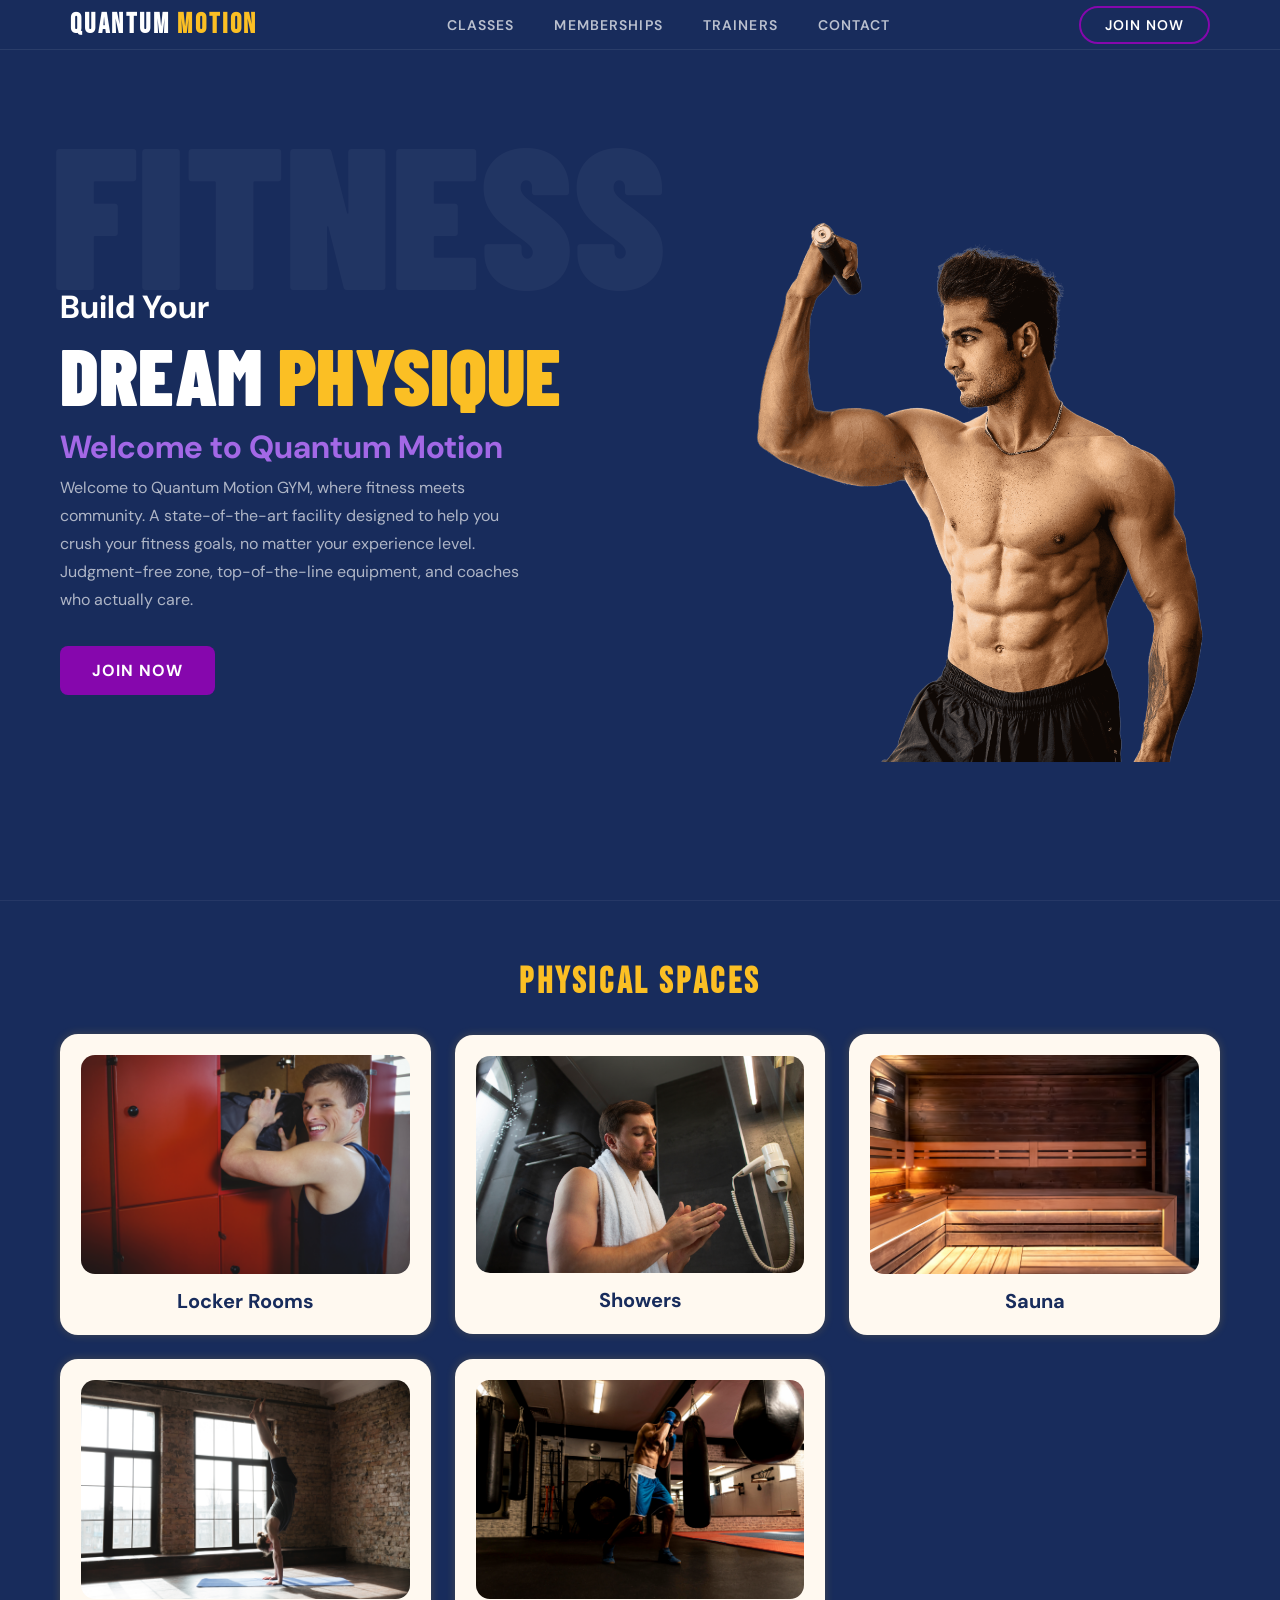
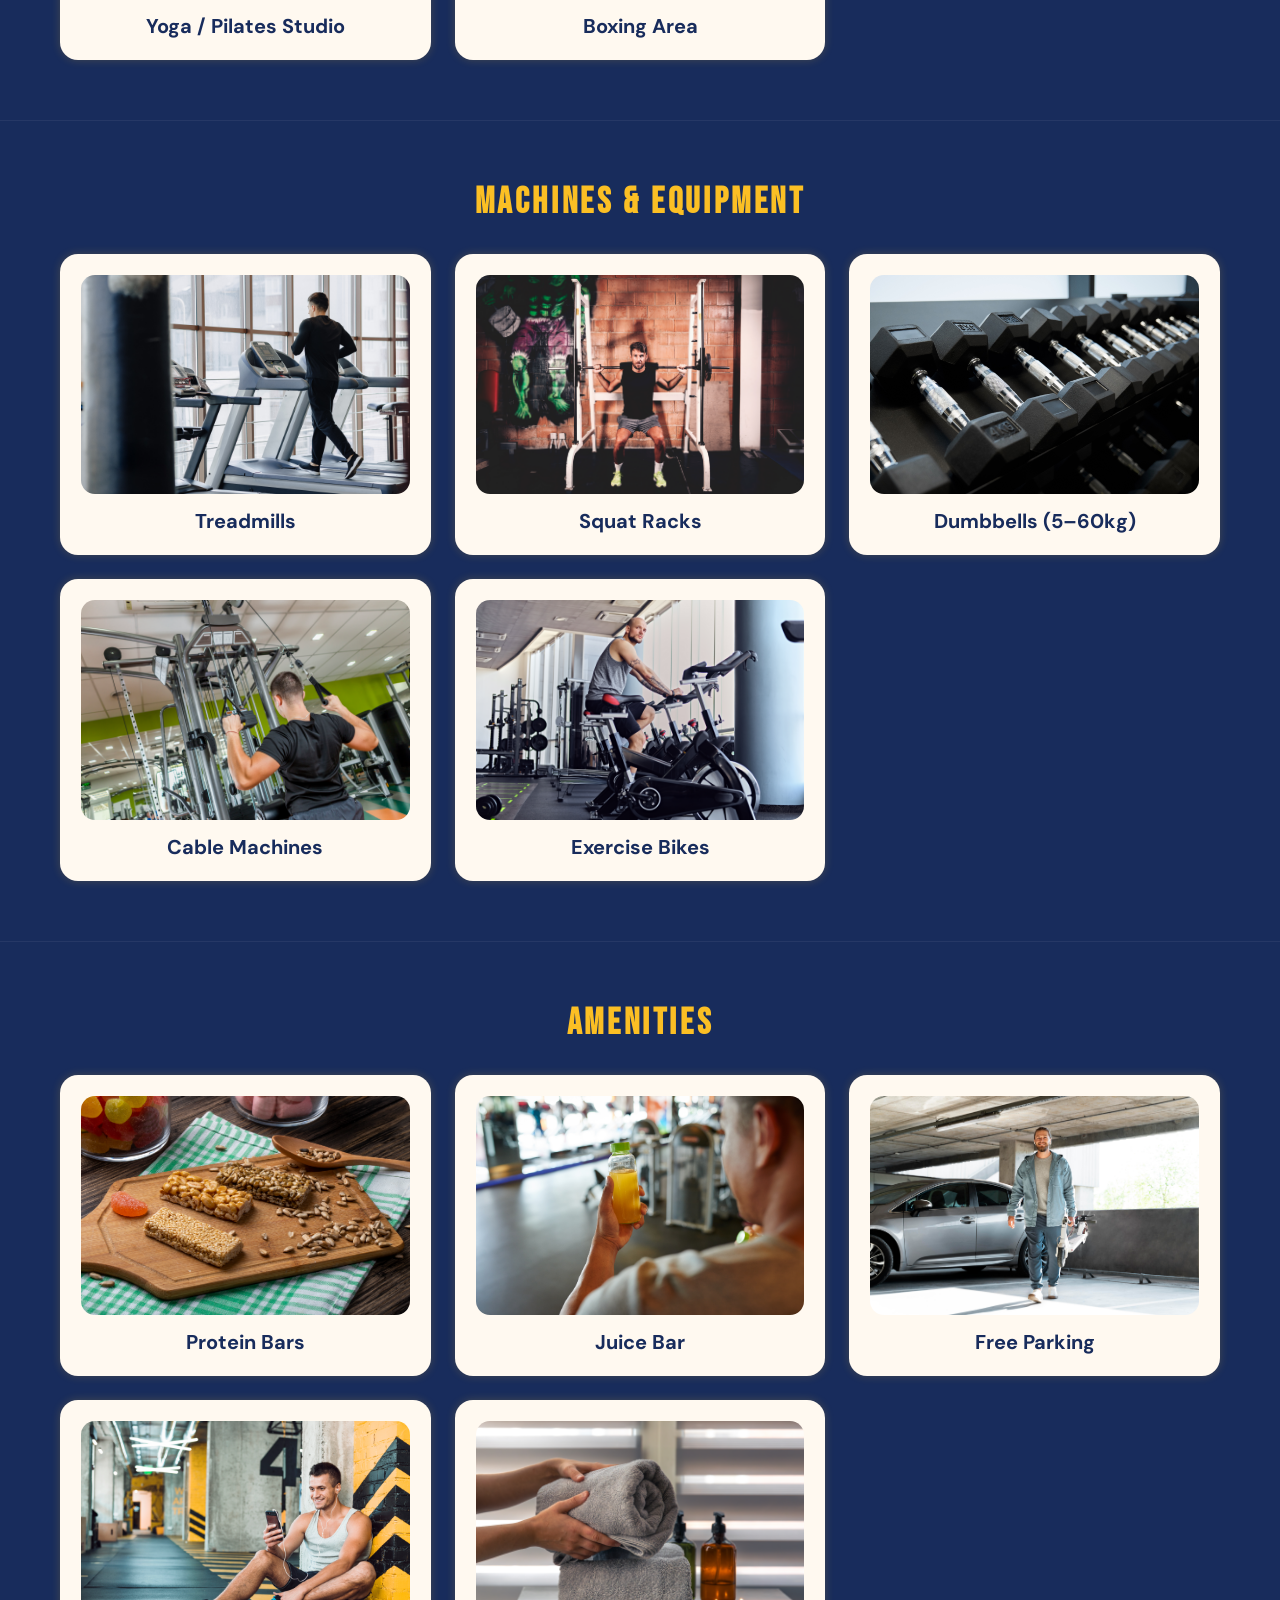
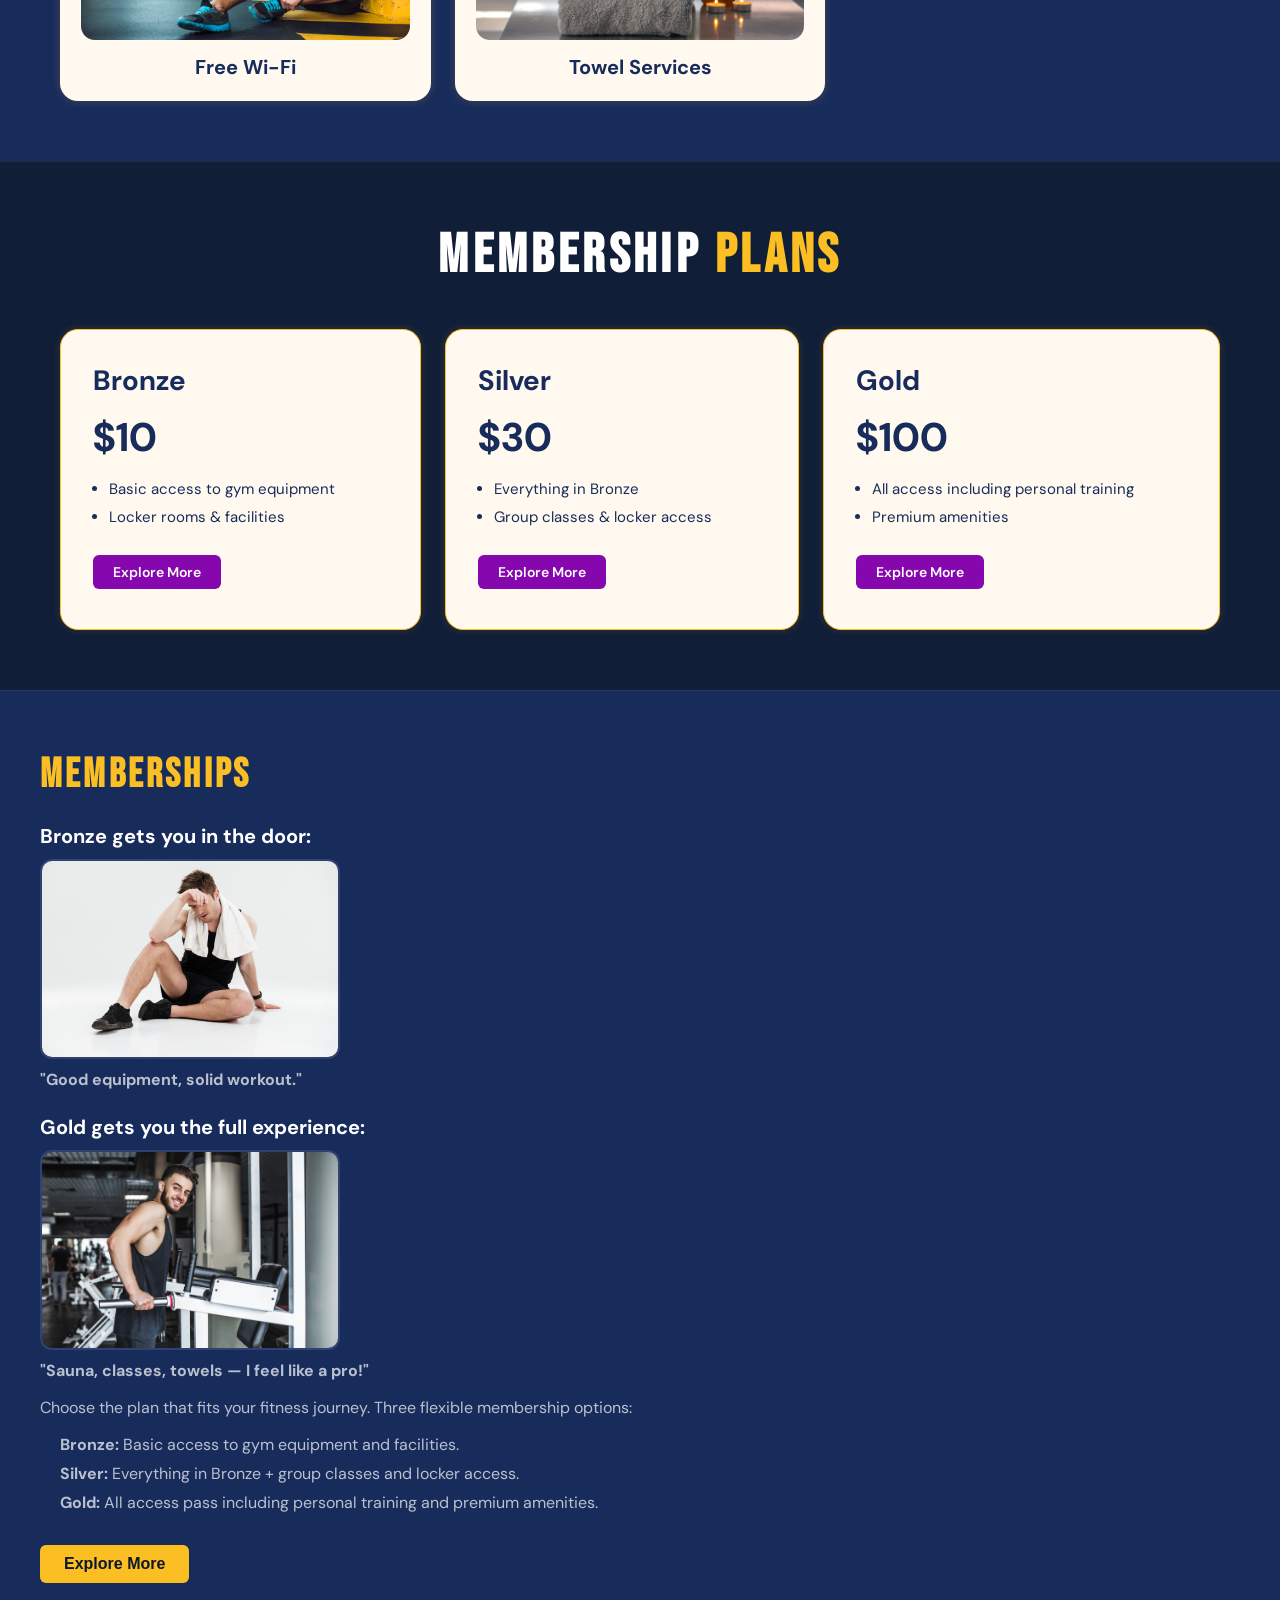
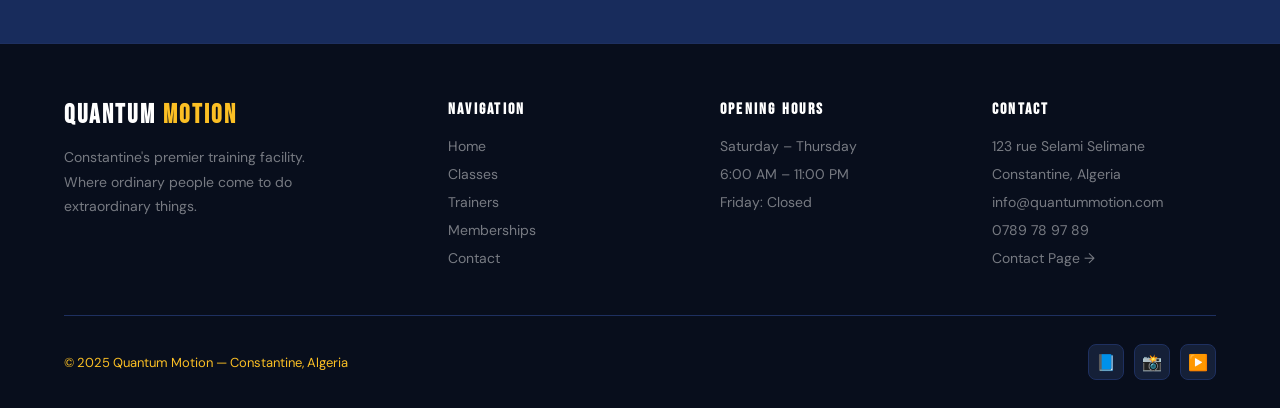
<file: index.html>
<!DOCTYPE html>
<html>
<head>
    <title>Quantum Motion — Home</title>
    <meta charset="UTF-8">
    <meta name="viewport" content="width=device-width, initial-scale=1.0">
    <link rel="icon" href="assets/images/favicon.png" type="image/png">
    <link rel="stylesheet" href="css/Styleindex.css">
    <link href="https://fonts.googleapis.com/css2?family=Bebas+Neue&family=DM+Sans:wght@300;400;500;600&family=Barlow+Condensed:wght@700;800;900&display=swap" rel="stylesheet"/>
</head>
<body>

    <header>
        <nav>
            <a class="logo" href="index.html">Quantum <span>Motion</span></a>
            <ul class="navbar">
                <li><a href="pages/classes.html">Classes</a></li>
                <li><a href="pages/memberships.html">Memberships</a></li>
                <li><a href="pages/trainers.html">Trainers</a></li>
                <li><a href="pages/contact.html">Contact</a></li>
            </ul>
            <div class="btn_navbar">
                <a href="pages/memberships.html">JOIN NOW</a>
            </div>
        </nav>
    </header>

    <main>
        <section class="home" id="home">
            <div class="home_content">
                <h3>Build Your</h3>
                <h1>Dream <span>Physique</span></h1>
                <h3><span class="multiple_text">Welcome to Quantum Motion</span></h3>
                <p>Welcome to Quantum Motion GYM, where fitness meets community. A state-of-the-art facility designed to help you crush your fitness goals, no matter your experience level. Judgment-free zone, top-of-the-line equipment, and coaches who actually care.</p>
                <a class="btn" href="pages/memberships.html">JOIN NOW</a>
            </div>
            <div class="home_img">
                <a href="pages/contact.html">
                    <img src="assets/images/hero.png" alt="Gym guy">
                </a>
            </div>
        </section>

        <section class="services">
            <h4>Physical Spaces</h4>
            <article>
                <div class="services-content">
                    <div class="row"><img src="assets/images/7.jpg" alt="Locker Rooms"><h1>Locker Rooms</h1></div>
                    <div class="row"><img src="assets/images/8.jpg" alt="Showers"><h1>Showers</h1></div>
                    <div class="row"><img src="assets/images/9.jpg" alt="Sauna"><h1>Sauna</h1></div>
                    <div class="row"><img src="assets/images/10.jpg" alt="Yoga Studio"><h1>Yoga / Pilates Studio</h1></div>
                    <div class="row"><img src="assets/images/11.jpg" alt="Boxing Area"><h1>Boxing Area</h1></div>
                </div>
            </article>
        </section>

        <section class="services">
            <h4>Machines & Equipment</h4>
            <article>
                <div class="services-content">
                    <div class="row"><img src="assets/images/2.jpg" alt="Treadmills"><h1>Treadmills</h1></div>
                    <div class="row"><img src="assets/images/3.jpg" alt="Squat Racks"><h1>Squat Racks</h1></div>
                    <div class="row"><img src="assets/images/4.jpg" alt="Dumbbells"><h1>Dumbbells (5–60kg)</h1></div>
                    <div class="row"><img src="assets/images/5.jpg" alt="Cable Machines"><h1>Cable Machines</h1></div>
                    <div class="row"><img src="assets/images/6.jpg" alt="Exercise Bikes"><h1>Exercise Bikes</h1></div>
                </div>
            </article>
        </section>

        <section class="services">
            <h4>Amenities</h4>
            <article>
                <div class="services-content">
                    <div class="row"><img src="assets/images/12.jpg" alt="Protein Bars"><h1>Protein Bars</h1></div>
                    <div class="row"><img src="assets/images/13.jpg" alt="Juice Bar"><h1>Juice Bar</h1></div>
                    <div class="row"><img src="assets/images/14.jpg" alt="Free Parking"><h1>Free Parking</h1></div>
                    <div class="row"><img src="assets/images/15.jpg" alt="Free Wi-Fi"><h1>Free Wi-Fi</h1></div>
                    <div class="row"><img src="assets/images/16.jpg" alt="Towel Services"><h1>Towel Services</h1></div>
                </div>
            </article>
        </section>

        <section class="plan">
            <h2 class="heading">Membership <span>Plans</span></h2>
            <div class="plans-content">
                <div class="box">
                    <h3>Bronze</h3>
                    <h2>$10</h2>
                    <ul>
                        <li>Basic access to gym equipment</li>
                        <li>Locker rooms & facilities</li>
                    </ul>
                    <a href="pages/memberships.html">Explore More</a>
                </div>
                <div class="box">
                    <h3>Silver</h3>
                    <h2>$30</h2>
                    <ul>
                        <li>Everything in Bronze</li>
                        <li>Group classes & locker access</li>
                    </ul>
                    <a href="pages/memberships.html">Explore More</a>
                </div>
                <div class="box">
                    <h3>Gold</h3>
                    <h2>$100</h2>
                    <ul>
                        <li>All access including personal training</li>
                        <li>Premium amenities</li>
                    </ul>
                    <a href="pages/memberships.html">Explore More</a>
                </div>
            </div>
        </section>

        <section class="memberships-section" id="Memberships">
            <h2>Memberships</h2>
            <h3>Bronze gets you in the door:</h3>
            <img src="assets/images/sad-guy.jpg" alt="Sad guy" width="300" height="200">
            <p><strong>"Good equipment, solid workout."</strong></p>
            <h3>Gold gets you the full experience:</h3>
            <img src="assets/images/happy-guy.jpg" alt="Happy guy" width="300" height="200">
            <p><strong>"Sauna, classes, towels — I feel like a pro!"</strong></p>
            <p>Choose the plan that fits your fitness journey. Three flexible membership options:</p>
            <ul>
                <li><strong>Bronze:</strong> Basic access to gym equipment and facilities.</li>
                <li><strong>Silver:</strong> Everything in Bronze + group classes and locker access.</li>
                <li><strong>Gold:</strong> All access pass including personal training and premium amenities.</li>
            </ul>
            <button><a href="pages/memberships.html">Explore More</a></button>
        </section>
    </main>

    <footer>
        <div class="footer-top">
            <div class="footer-brand">
                <a href="index.html" class="logo">QUANTUM <span>MOTION</span></a>
                <p>Constantine's premier training facility. Where ordinary people come to do extraordinary things.</p>
            </div>
            <div class="footer-col">
                <h4>Navigation</h4>
                <ul>
                    <li><a href="index.html">Home</a></li>
                    <li><a href="pages/classes.html">Classes</a></li>
                    <li><a href="pages/trainers.html">Trainers</a></li>
                    <li><a href="pages/memberships.html">Memberships</a></li>
                    <li><a href="pages/contact.html">Contact</a></li>
                </ul>
            </div>
            <div class="footer-col">
                <h4>Opening Hours</h4>
                <ul>
                    <li><a href="#">Saturday – Thursday</a></li>
                    <li><a href="#">6:00 AM – 11:00 PM</a></li>
                    <li><a href="#">Friday: Closed</a></li>
                </ul>
            </div>
            <div class="footer-col">
                <h4>Contact</h4>
                <ul>
                    <li><a href="#">123 rue Selami Selimane</a></li>
                    <li><a href="#">Constantine, Algeria</a></li>
                    <li><a href="mailto:info@quantummotion.com">info@quantummotion.com</a></li>
                    <li><a href="tel:0789789789">0789 78 97 89</a></li>
                    <li><a href="pages/contact.html">Contact Page →</a></li>
                </ul>
            </div>
        </div>
        <div class="footer-bottom">
            <span>© 2025 Quantum Motion — Constantine, Algeria</span>
            <div class="footer-socials">
                <a href="https://facebook.com" target="_blank">📘</a>
                <a href="https://instagram.com" target="_blank">📸</a>
                <a href="https://youtube.com" target="_blank">▶️</a>
            </div>
        </div>
    </footer>

</body>
</html>
</file>
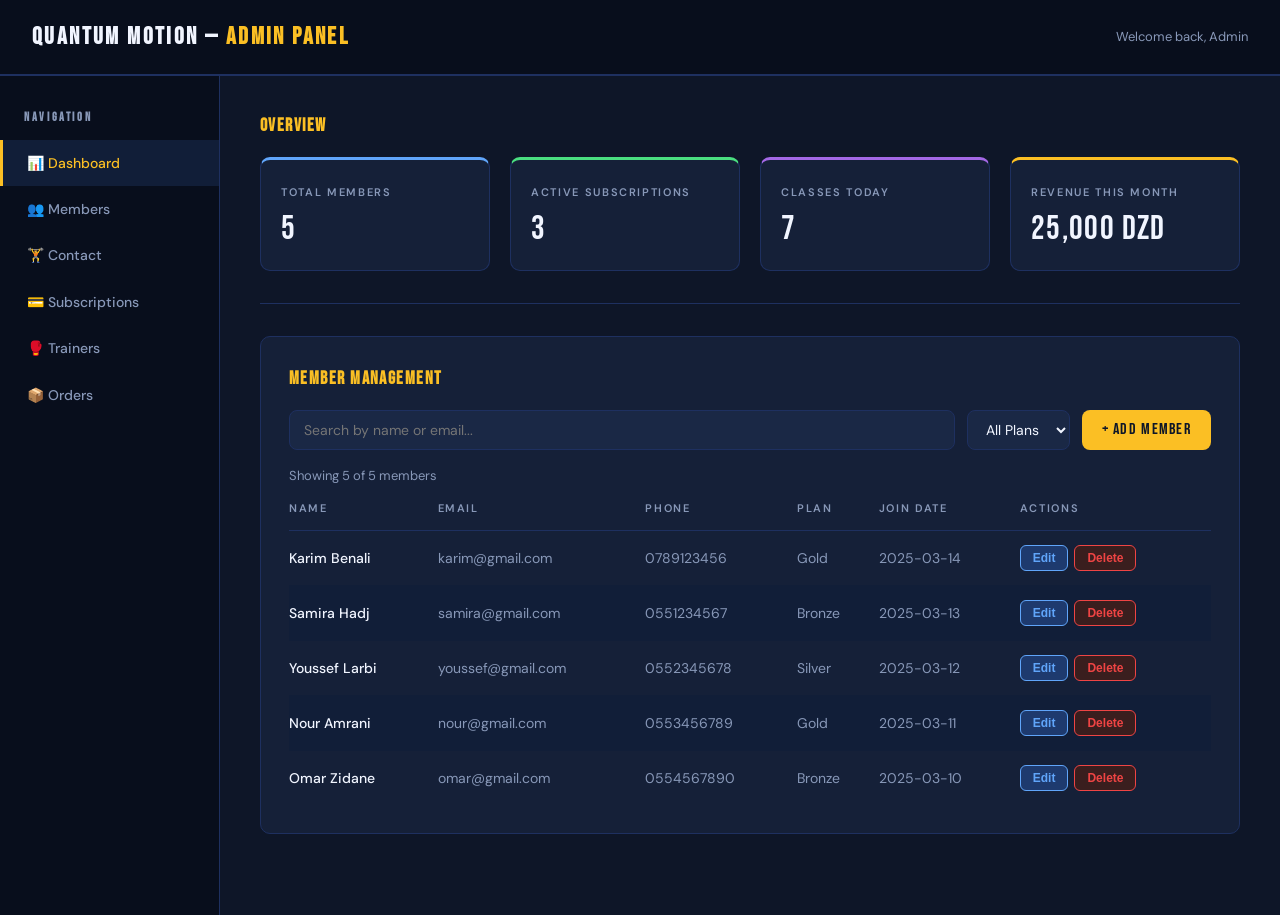
<file: pages/admin-dashboard.html>
<!DOCTYPE html>
<html>
<head>
    <title>Quantum Motion — Admin Dashboard</title>
    <meta charset="UTF-8">
    <link href="https://fonts.googleapis.com/css2?family=Bebas+Neue&family=DM+Sans:wght@400;500;600&display=swap" rel="stylesheet"/>
    <link rel="stylesheet" href="../css/admin-dashboard.css">
</head>
<body>

    <header>
        <h1>Quantum Motion — <span>Admin Panel</span></h1>
        <p>Welcome back, Admin</p>
    </header>
    <hr>

    <div class="wrapper">
        <aside>
            <h2>Navigation</h2>
            <nav>
                <ul>
                    <li><a href="admin-dashboard.html">📊 Dashboard</a></li>
                    <li><a href="memberships.html">👥 Members</a></li>
                    <li><a href="contact.html">🏋️ Contact</a></li>
                    <li><a href="admin-plans.html">💳 Subscriptions</a></li>
                    <li><a href="trainers.html">🥊 Trainers</a></li>
                    <li><a href="#">📦 Orders</a></li>
                </ul>
            </nav>
        </aside>

        <main>
            <section>
                <h2>Overview</h2>
                <div class="stats">
                    <div class="stat-box stat-members">
                        <h3>Total Members</h3>
                        <p id="stat-total-members">0</p>
                    </div>
                    <div class="stat-box stat-subs">
                        <h3>Active Subscriptions</h3>
                        <p id="stat-active-subs">0</p>
                    </div>
                    <div class="stat-box stat-classes">
                        <h3>Classes Today</h3>
                        <p id="stat-classes">7</p>
                    </div>
                    <div class="stat-box stat-revenue">
                        <h3>Revenue This Month</h3>
                        <p id="stat-revenue">0 DZD</p>
                    </div>
                </div>
            </section>

            <hr>

            <section class="recent">
                <h2>Member Management</h2>
                <div class="controls">
                    <input type="text" id="searchInput" oninput="searchMembers()" placeholder="Search by name or email...">
                    <select id="planFilter" onchange="searchMembers()">
                        <option value="all">All Plans</option>
                        <option value="Bronze">Bronze</option>
                        <option value="Silver">Silver</option>
                        <option value="Gold">Gold</option>
                    </select>
                    <button onclick="openForm()">+ Add Member</button>
                </div>
                <p id="member-count" class="member-count"></p>
                <table>
                    <thead>
                        <tr>
                            <th>Name</th>
                            <th>Email</th>
                            <th>Phone</th>
                            <th>Plan</th>
                            <th>Join Date</th>
                            <th>Actions</th>
                        </tr>
                    </thead>
                    <tbody id="members-tbody"></tbody>
                </table>
            </section>

            <section class="form-section" id="member-form-section" style="display:none;">
                <h2 id="form-title">Add New Member</h2>
                <div class="member-form">
                    <input type="hidden" id="edit-index" value="-1">

                    <label for="f-name">Full Name:</label>
                    <input type="text" id="f-name" placeholder="Full name">
                    <span id="err-name" class="err"></span>

                    <label for="f-email">Email:</label>
                    <input type="email" id="f-email" placeholder="email@example.com">
                    <span id="err-email" class="err"></span>

                    <label for="f-phone">Phone:</label>
                    <input type="tel" id="f-phone" placeholder="0789 78 97 89">
                    <span id="err-phone" class="err"></span>

                    <label for="f-plan">Plan:</label>
                    <select id="f-plan">
                        <option value="">-- Select Plan --</option>
                        <option value="Bronze">Bronze</option>
                        <option value="Silver">Silver</option>
                        <option value="Gold">Gold</option>
                    </select>
                    <span id="err-plan" class="err"></span>

                    <label for="f-date">Join Date:</label>
                    <input type="date" id="f-date">
                    <span id="err-date" class="err"></span>

                    <div class="form-buttons">
                        <button onclick="saveMember()">Save</button>
                        <button class="cancel-btn" onclick="closeForm()">Cancel</button>
                    </div>
                </div>
            </section>
        </main>
    </div>

    <script src="../js/admin-dashboard.js"></script>
</body>
</html>
</file>
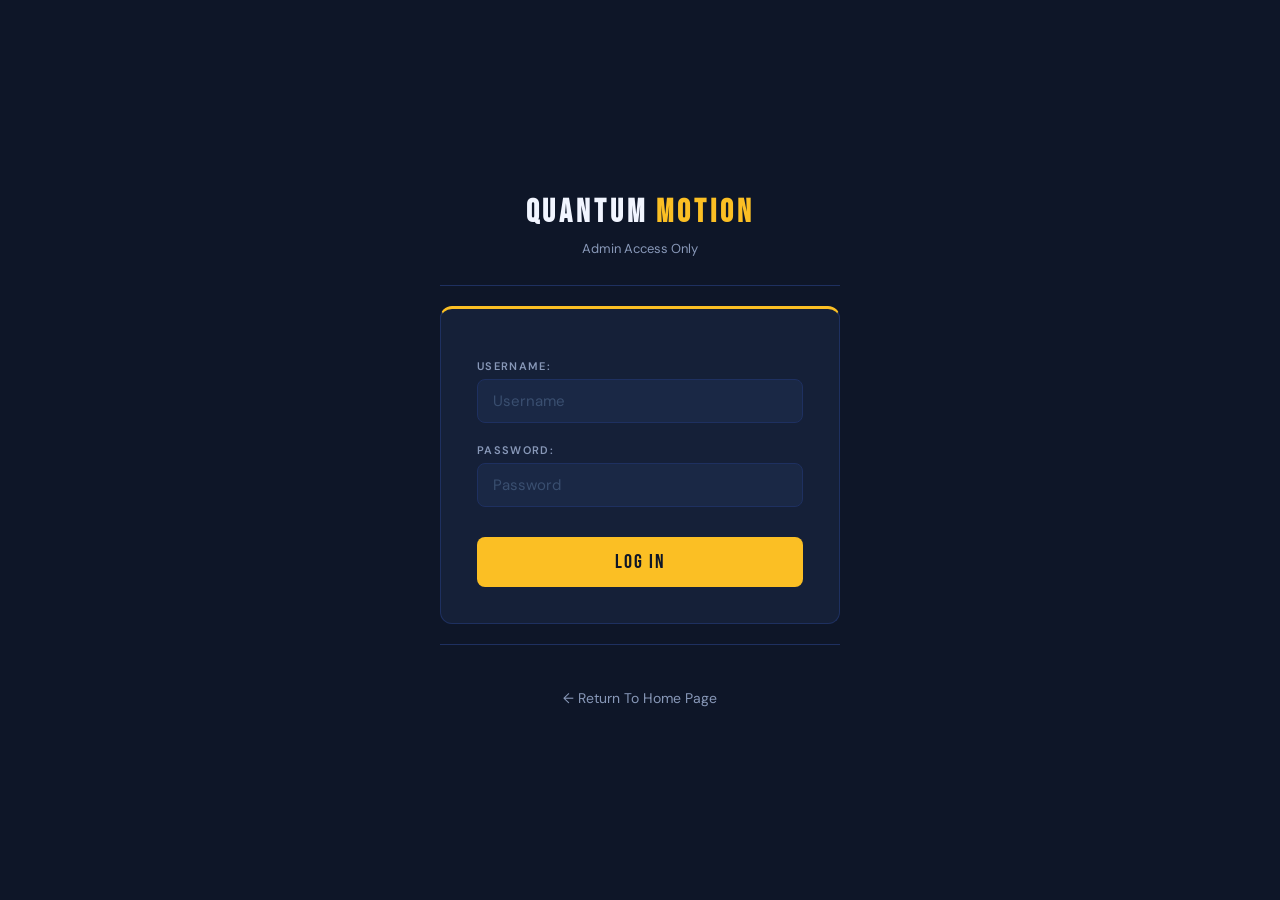
<file: pages/admin-login.html>
<!DOCTYPE html>
<html>
<head>
    <title>Quantum Motion — Admin Login</title>
    <meta charset="UTF-8">
    <link href="https://fonts.googleapis.com/css2?family=Bebas+Neue&family=DM+Sans:wght@400;500;600&display=swap" rel="stylesheet"/>
    <link rel="stylesheet" href="../css/admin-login.css">
</head>
<body>

    <h1>QUANTUM <span>MOTION</span></h1>
    <p class="subtitle">Admin Access Only</p>
    <hr>

    <form onsubmit="return validateLogin()">
        <fieldset>
            <label for="username">Username:</label>
            <input type="text" name="username" id="username" placeholder="Username" onkeyup="clearError()">

            <label for="password">Password:</label>
            <input type="password" id="password" placeholder="Password" onkeyup="clearError()">

            <button type="submit">Log In</button>
        </fieldset>
    </form>

    <div class="error-message" id="error-message">
        ❌ Incorrect username or password. Please try again.
    </div>
    <div class="success-message" id="success-message">
        ✅ Login successful! Redirecting to dashboard...
    </div>

    <hr>
    <div class="back-link">
        <a href="../index.html">← Return To Home Page</a>
    </div>

    <script src="../js/admin-login.js"></script>
</body>
</html>
</file>
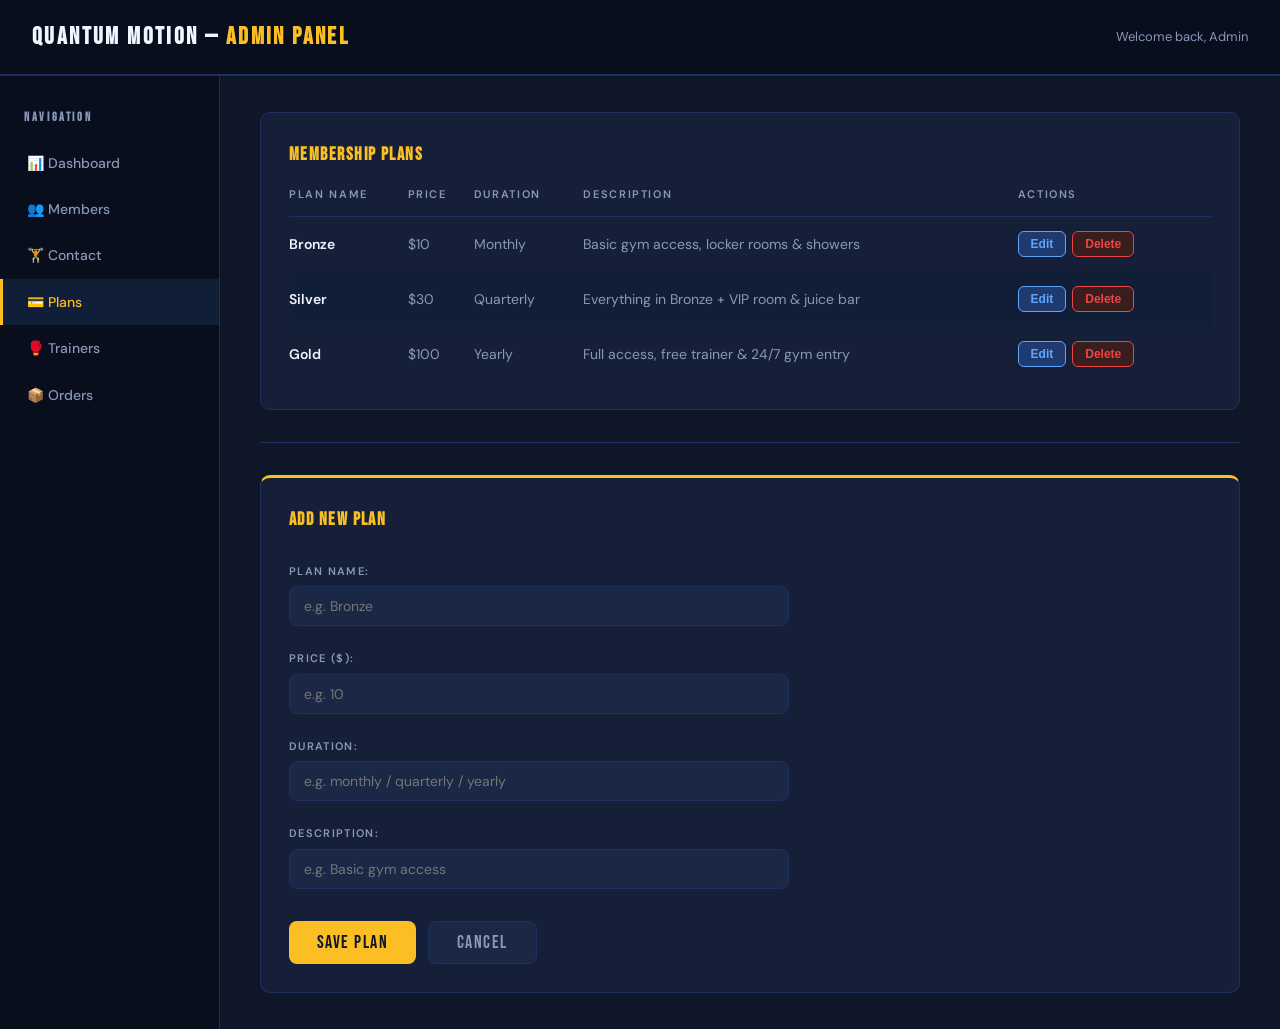
<file: pages/admin-plans.html>
<!DOCTYPE html>
<html>
<head>
    <title>Quantum Motion — Admin Plans</title>
    <meta charset="UTF-8">
    <link href="https://fonts.googleapis.com/css2?family=Bebas+Neue&family=DM+Sans:wght@400;500;600&display=swap" rel="stylesheet"/>
    <link rel="stylesheet" href="../css/admin-plans.css">
</head>
<body>

    <header>
        <h1>Quantum Motion — <span>Admin Panel</span></h1>
        <p>Welcome back, Admin</p>
    </header>
    <hr>

    <div class="wrapper">
        <aside>
            <h2>Navigation</h2>
            <nav>
                <ul>
                    <li><a href="admin-dashboard.html">📊 Dashboard</a></li>
                    <li><a href="memberships.html">👥 Members</a></li>
                    <li><a href="contact.html">🏋️ Contact</a></li>
                    <li><a href="admin-plans.html" class="active">💳 Plans</a></li>
                    <li><a href="trainers.html">🥊 Trainers</a></li>
                    <li><a href="#">📦 Orders</a></li>
                </ul>
            </nav>
        </aside>

        <main>
            <section class="table-section">
                <h2>Membership Plans</h2>
                <table>
                    <thead>
                        <tr>
                            <th>Plan Name</th>
                            <th>Price</th>
                            <th>Duration</th>
                            <th>Description</th>
                            <th>Actions</th>
                        </tr>
                    </thead>
                    <tbody id="plans-tbody"></tbody>
                </table>
                <p id="no-plans" class="no-plans-msg" style="display:none;">No plans yet. Add one below!</p>
            </section>

            <hr>

            <section class="form-section">
                <h2 id="form-title">Add New Plan</h2>
                <input type="hidden" id="edit-index" value="-1">
                <div class="plan-form">
                    <label for="plan-name">Plan Name:</label>
                    <input type="text" id="plan-name" placeholder="e.g. Bronze">
                    <span id="err-name" class="err"></span>

                    <label for="price">Price ($):</label>
                    <input type="number" id="price" placeholder="e.g. 10" min="0">
                    <span id="err-price" class="err"></span>

                    <label for="duration">Duration:</label>
                    <input type="text" id="duration" placeholder="e.g. monthly / quarterly / yearly">
                    <span id="err-duration" class="err"></span>

                    <label for="description">Description:</label>
                    <input type="text" id="description" placeholder="e.g. Basic gym access">
                    <span id="err-desc" class="err"></span>

                    <div class="form-buttons">
                        <button onclick="savePlan()">Save Plan</button>
                        <button class="cancel-btn" onclick="resetForm()">Cancel</button>
                    </div>
                </div>
            </section>
        </main>
    </div>

    <script src="../js/admin-plans.js"></script>
</body>
</html>
</file>
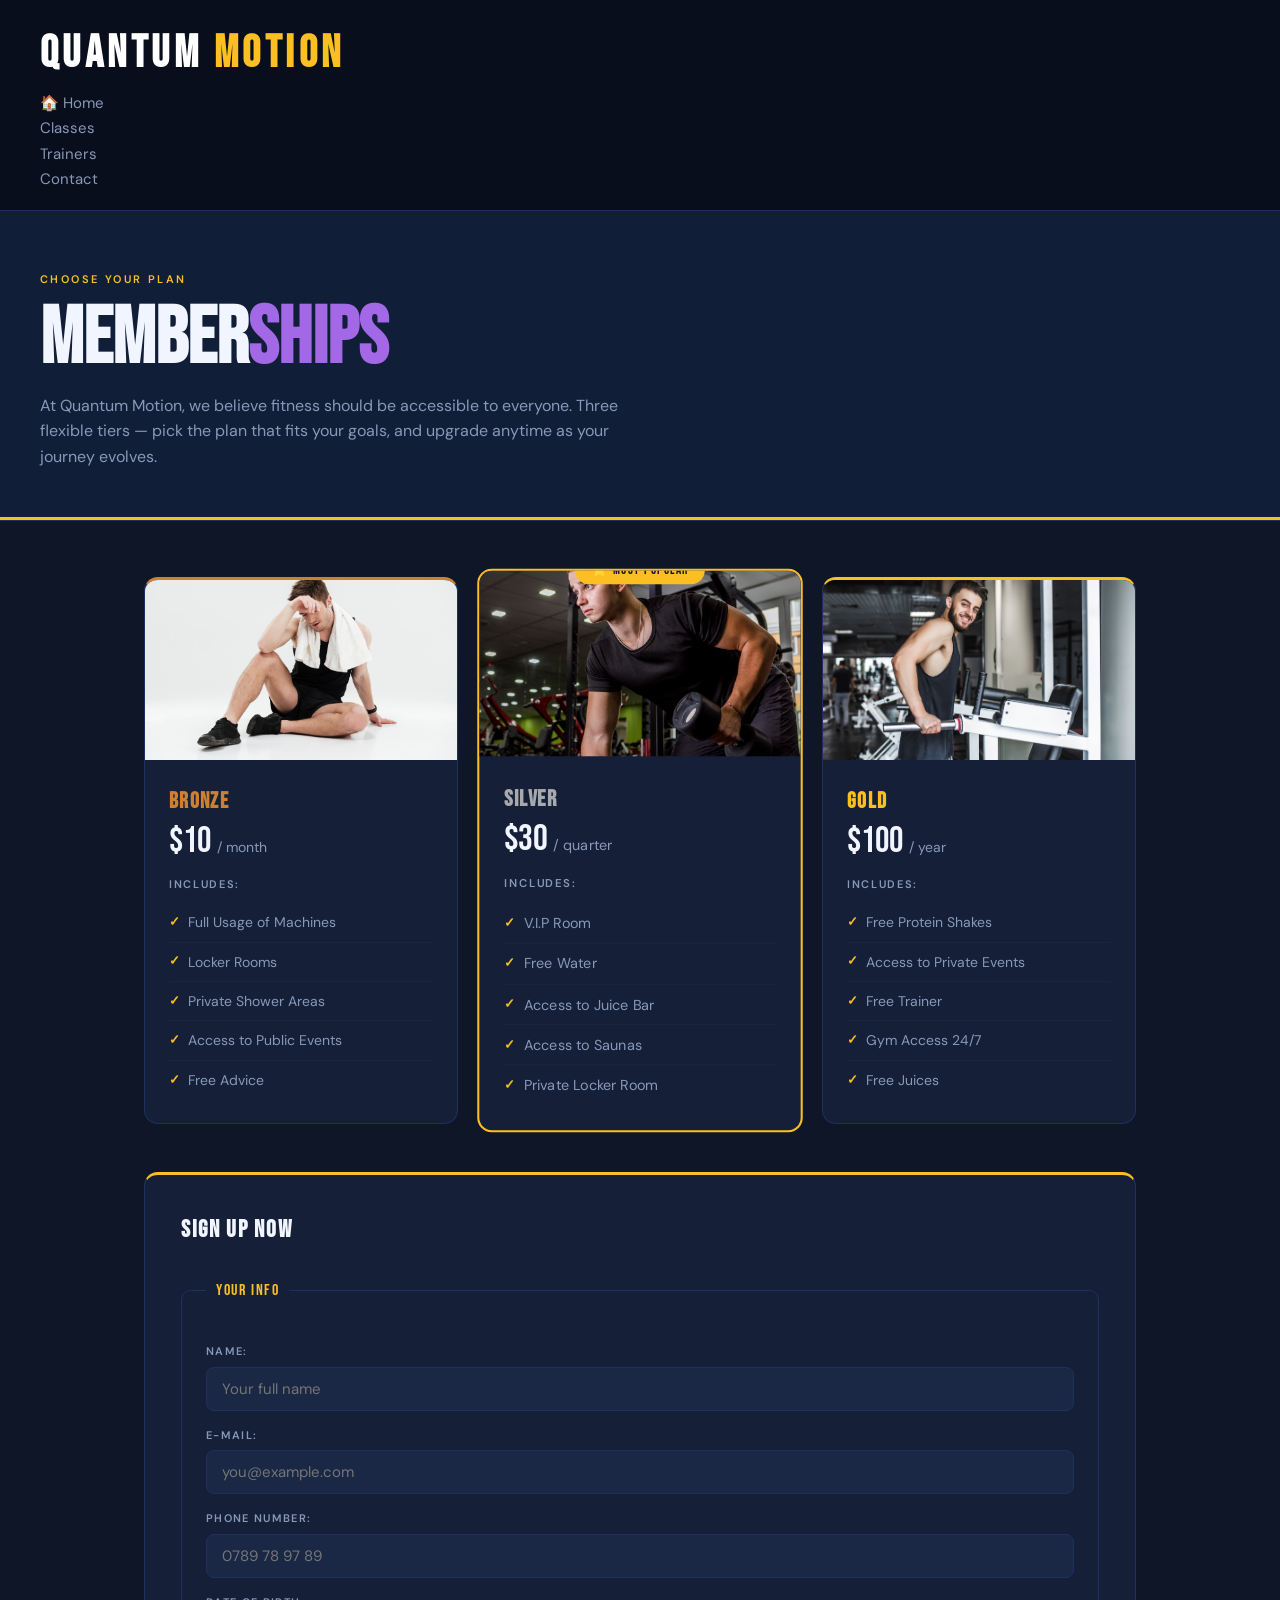
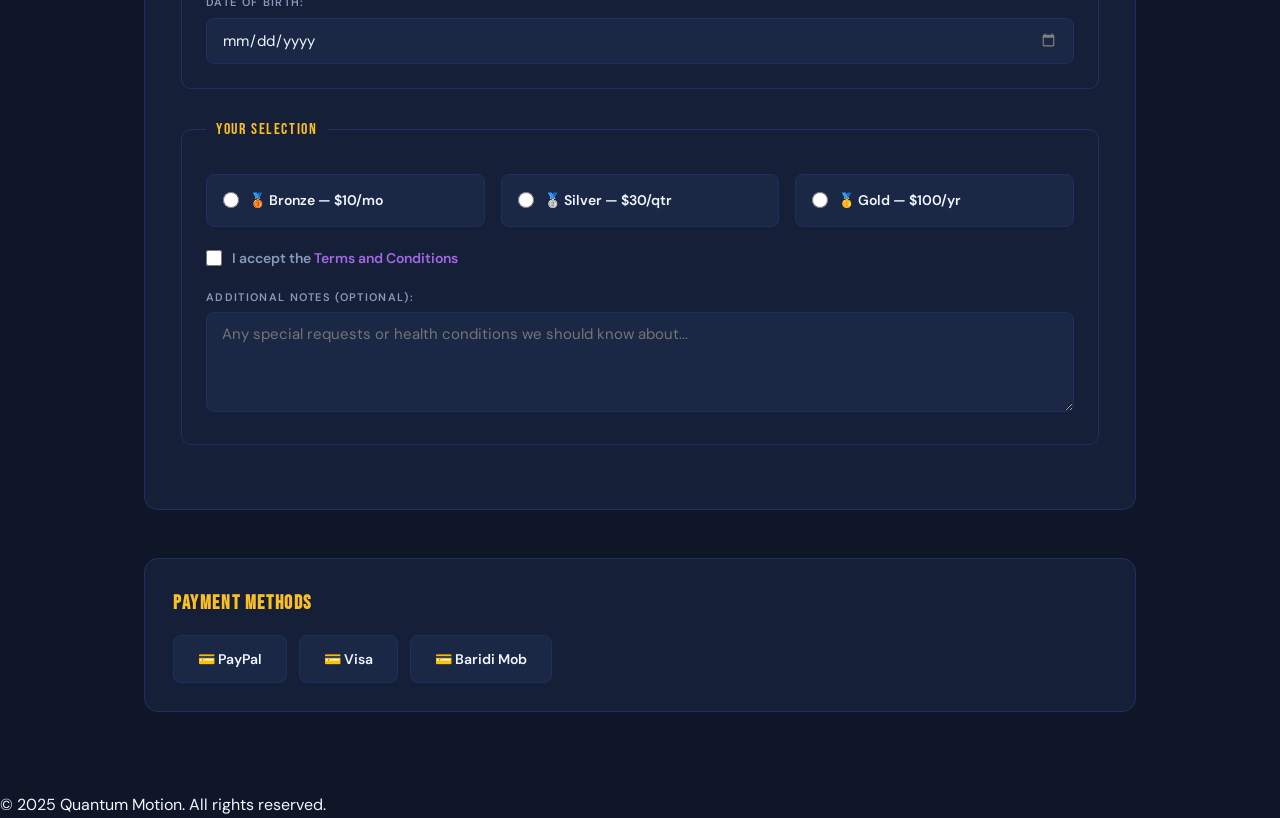
<file: pages/memberships.html>
<!DOCTYPE html>
<html>
<head>
    <title>Quantum Motion — Memberships</title>
    <meta charset="UTF-8">
    <meta name="viewport" content="width=device-width, initial-scale=1.0">
    <link rel="icon" href="../assets/images/favicon.png" type="image/png">
    <link rel="stylesheet" href="../css/memberships.css">
    <link rel="stylesheet" href="https://cdnjs.cloudflare.com/ajax/libs/font-awesome/6.4.0/css/all.min.css">
    <link href="https://fonts.googleapis.com/css2?family=Bebas+Neue&family=DM+Sans:wght@400;500;600&display=swap" rel="stylesheet"/>
</head>
<body>

    <header>
        <nav>
            <div>
                <a class="logo" href="../index.html">Quantum <span>Motion</span></a>
            </div>
            <div>
                <ul>
                    <li><a href="../index.html">🏠 Home</a></li>
                    <li><a href="classes.html">Classes</a></li>
                    <li><a href="trainers.html">Trainers</a></li>
                    <li><a href="contact.html">Contact</a></li>
                </ul>
            </div>
        </nav>
    </header>

    <div class="hero">
        <small>Choose your plan</small>
        <h1>Member<span>ships</span></h1>
        <p>At Quantum Motion, we believe fitness should be accessible to everyone. Three flexible tiers — pick the plan that fits your goals, and upgrade anytime as your journey evolves.</p>
    </div>

    <hr>

    <div class="page">
        <div class="plans">
            <div class="plan-card bronze">
                <img src="../assets/images/sad-guy.jpg" alt="Bronze sub" class="plan-img">
                <div class="plan-body">
                    <h3>Bronze</h3>
                    <div class="plan-price">$10 <span>/ month</span></div>
                    <dl>
                        <dt>Includes:</dt>
                        <dd>Full Usage of Machines</dd>
                        <dd>Locker Rooms</dd>
                        <dd>Private Shower Areas</dd>
                        <dd>Access to Public Events</dd>
                        <dd>Free Advice</dd>
                    </dl>
                </div>
            </div>

            <div class="plan-card silver recommended">
                <div class="rec-badge">⭐ Most Popular</div>
                <img src="../assets/images/medium-guy.jpg" alt="Silver sub" class="plan-img">
                <div class="plan-body">
                    <h3>Silver</h3>
                    <div class="plan-price">$30 <span>/ quarter</span></div>
                    <dl>
                        <dt>Includes:</dt>
                        <dd>V.I.P Room</dd>
                        <dd>Free Water</dd>
                        <dd>Access to Juice Bar</dd>
                        <dd>Access to Saunas</dd>
                        <dd>Private Locker Room</dd>
                    </dl>
                </div>
            </div>

            <div class="plan-card gold">
                <img src="../assets/images/happy-guy.jpg" alt="Gold sub" class="plan-img">
                <div class="plan-body">
                    <h3>Gold</h3>
                    <div class="plan-price">$100 <span>/ year</span></div>
                    <dl>
                        <dt>Includes:</dt>
                        <dd>Free Protein Shakes</dd>
                        <dd>Access to Private Events</dd>
                        <dd>Free Trainer</dd>
                        <dd>Gym Access 24/7</dd>
                        <dd>Free Juices</dd>
                    </dl>
                </div>
            </div>
        </div>

        <div class="form-section">
            <h2>Sign Up Now</h2>
            <form>
                <fieldset>
                    <legend>Your Info</legend>
                    <label for="contact-name">Name:</label>
                    <input onkeyup="validateName()" name="name" id="contact-name" type="text" placeholder="Your full name">
                    <span id="nameError"></span>

                    <label for="contact-email">E-mail:</label>
                    <input onkeyup="validateEmail()" name="email" id="contact-email" type="email" placeholder="you@example.com">
                    <span id="emailError"></span>

                    <label for="contact-phone">Phone Number:</label>
                    <input onkeyup="validatePhone()" name="phone" id="contact-phone" type="tel" placeholder="0789 78 97 89">
                    <span id="phoneError"></span>

                    <label for="contact-date">Date of Birth:</label>
                    <input onchange="validateDate()" name="dateofbirth" id="contact-date" type="date">
                    <span id="dateError"></span>
                </fieldset>

                <fieldset>
                    <legend>Your Selection</legend>
                    <div class="radio-group">
                        <div class="radio-option">
                            <input onclick="getPlane()" name="planselec" id="bronze" type="radio" value="bronze">
                            <label for="bronze">🥉 Bronze — $10/mo</label>
                        </div>
                        <div class="radio-option">
                            <input onclick="getPlane()" name="planselec" id="silver" type="radio" value="silver">
                            <label for="silver">🥈 Silver — $30/qtr</label>
                        </div>
                        <div class="radio-option">
                            <input onclick="getPlane()" name="planselec" id="gold" type="radio" value="gold">
                            <label for="gold">🥇 Gold — $100/yr</label>
                        </div>
                    </div>

                    <div class="checkbox-row">
                        <input onclick="getPlane()" name="termsandconditions" id="conditions" type="checkbox">
                        <label for="conditions">I accept the <a href="#" target="_blank">Terms and Conditions</a></label>
                    </div>

                    <label for="notes" style="margin-top:20px">Additional Notes (optional):</label>
                    <textarea id="notes" name="notes" placeholder="Any special requests or health conditions we should know about..."></textarea>
                </fieldset>

                <button id="submit" onclick="return validateSubmit()" type="submit">Submit!</button>
                <span id="error-submit"></span>
            </form>
        </div>

        <div class="payment">
            <h3>Payment Methods</h3>
            <ul>
                <li>💳 PayPal</li>
                <li>💳 Visa</li>
                <li>💳 Baridi Mob</li>
            </ul>
        </div>
    </div>

    <footer>© 2025 Quantum Motion. All rights reserved.</footer>
    <script src="../js/memberships.js"></script>
</body>
</html>
</file>
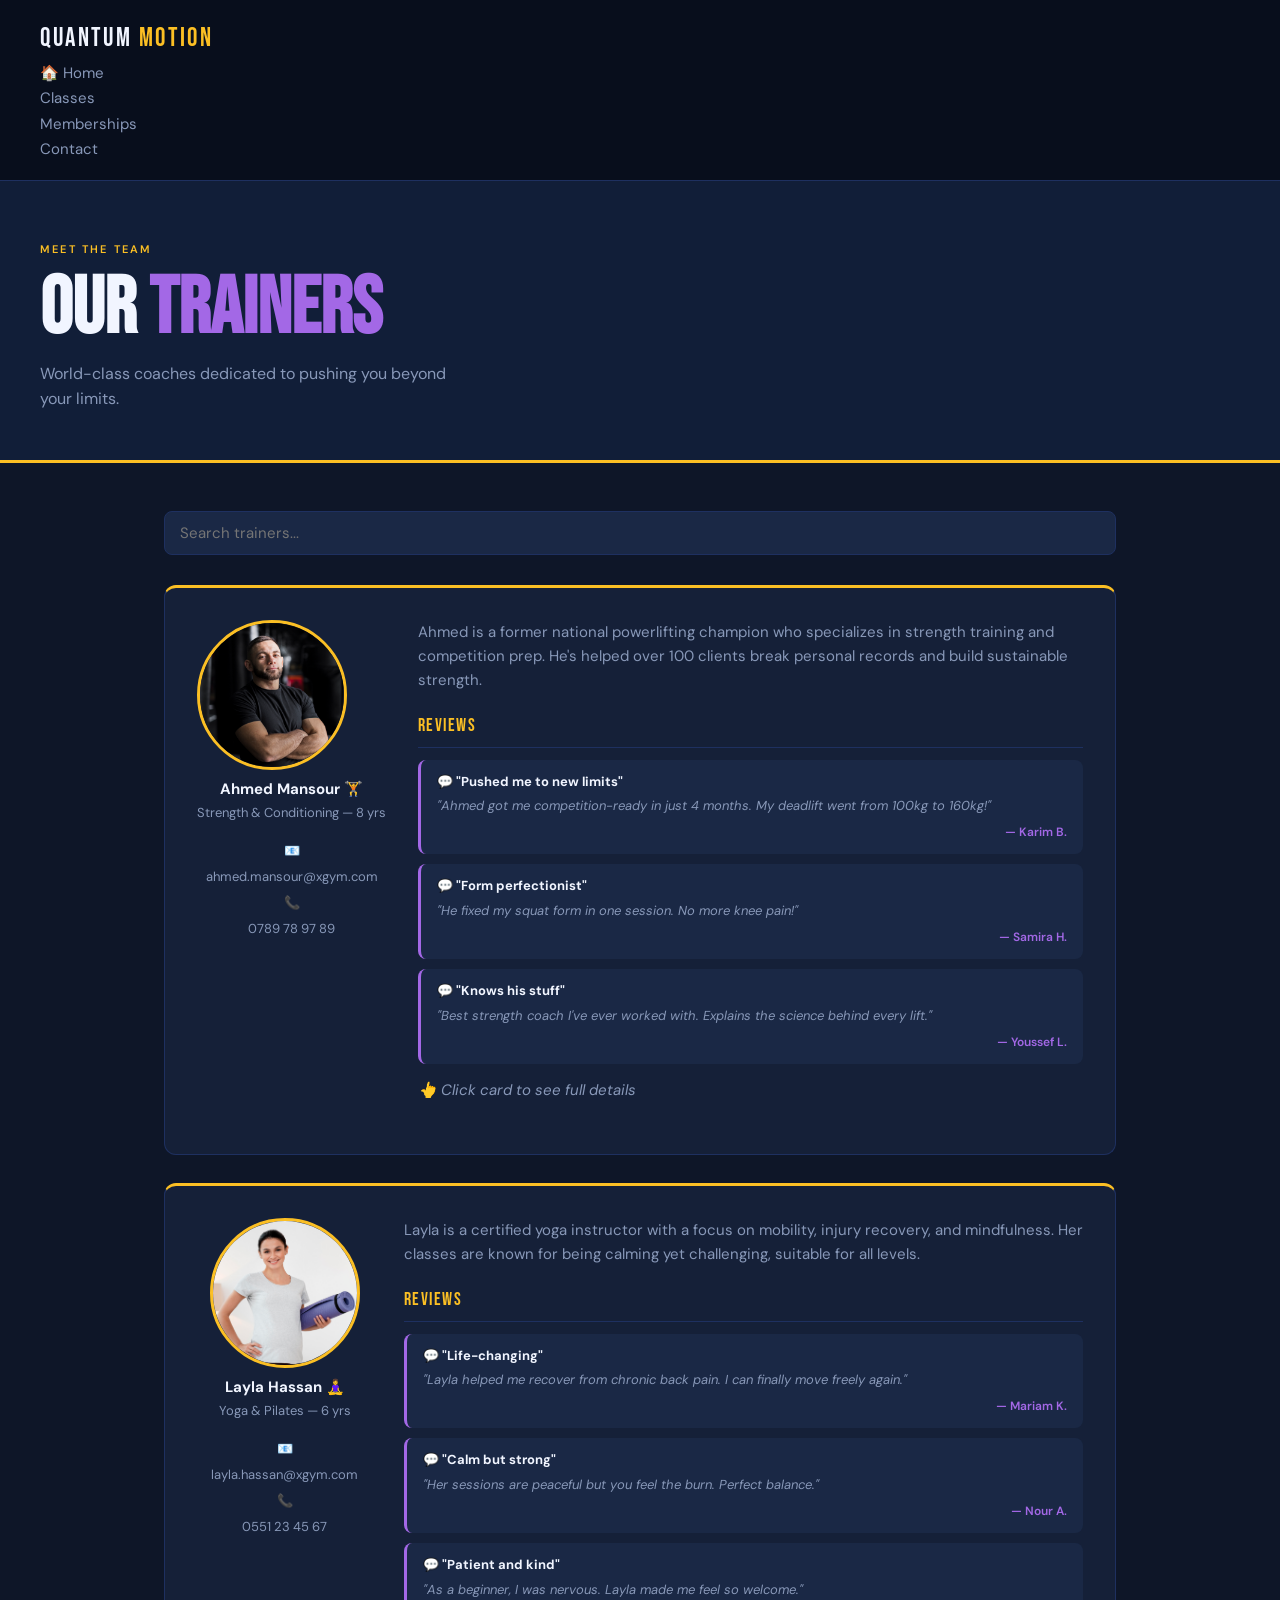
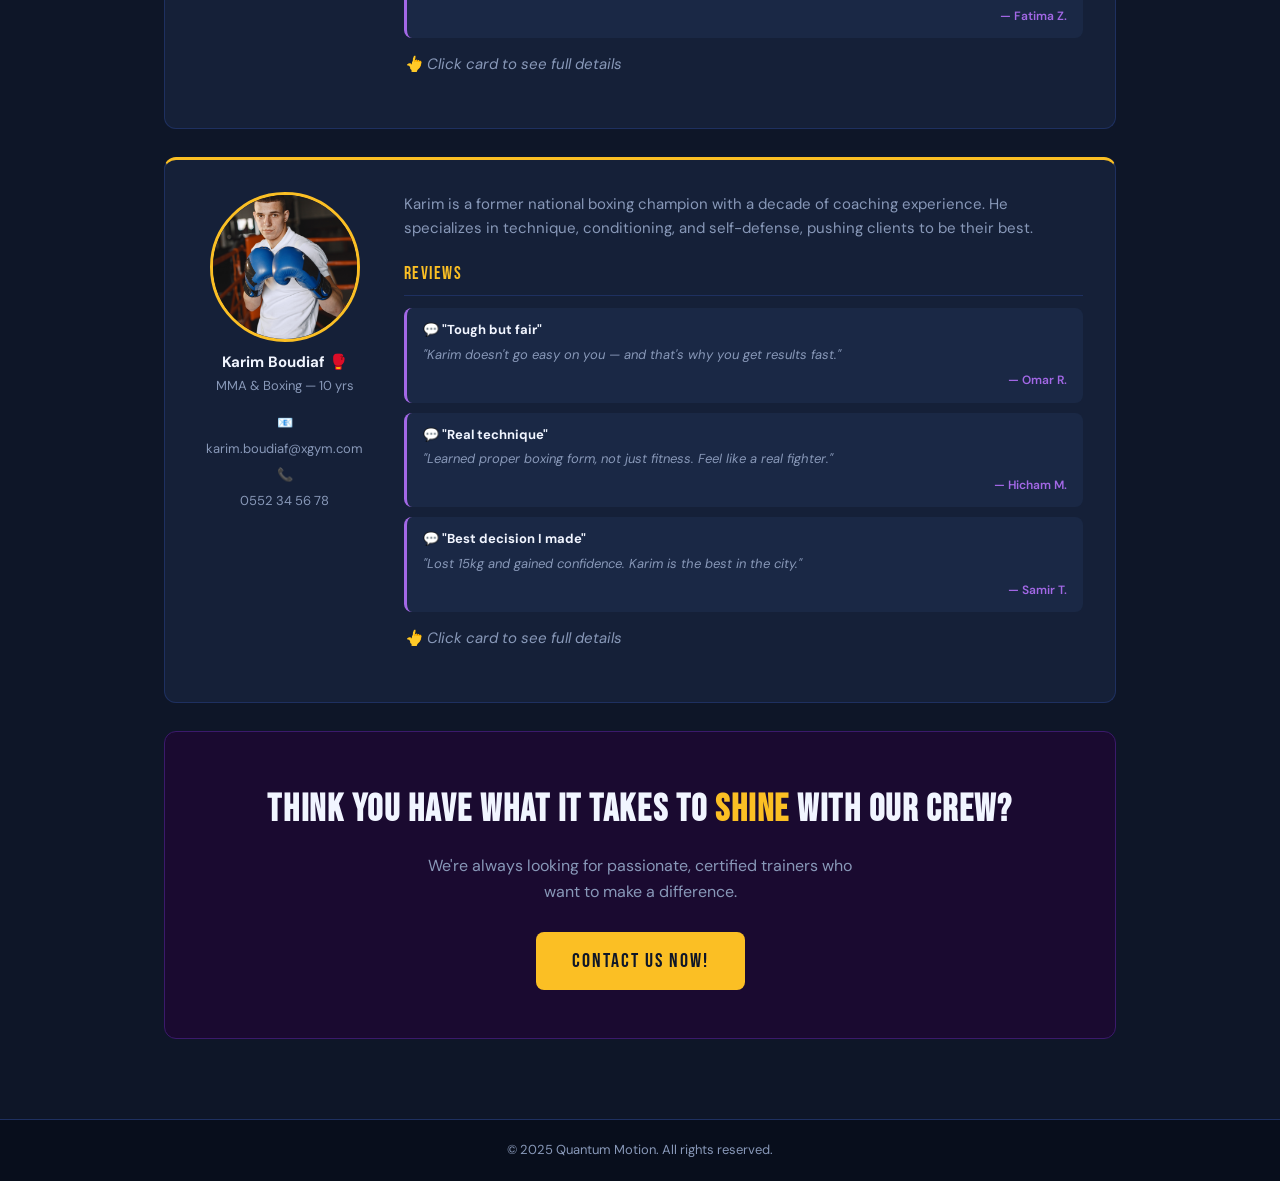
<file: pages/trainers.html>
<!DOCTYPE html>
<html>
<head>
    <title>Quantum Motion — Trainers</title>
    <meta charset="UTF-8">
    <link rel="icon" href="../assets/images/favicon.png" type="image/png">
    <link href="https://fonts.googleapis.com/css2?family=Bebas+Neue&family=DM+Sans:wght@400;500;600&display=swap" rel="stylesheet"/>
    <link rel="stylesheet" href="../css/trainers.css">
</head>
<body>

    <header>
        <nav>
            <div class="logo">
                <a class="logo" href="../index.html">Quantum <span>Motion</span></a>
            </div>
            <div>
                <ul>
                    <li><a href="../index.html">🏠 Home</a></li>
                    <li><a href="classes.html">Classes</a></li>
                    <li><a href="memberships.html">Memberships</a></li>
                    <li><a href="contact.html">Contact</a></li>
                </ul>
            </div>
        </nav>
    </header>

    <div class="hero">
        <small>Meet the team</small>
        <h1>Our <span>Trainers</span></h1>
        <p>World-class coaches dedicated to pushing you beyond your limits.</p>
    </div>

    <div class="page">
        <input type="text" oninput="SearchTriners()" id="searchInput" placeholder="Search trainers...">
        <p id="noResult" style="display:none;">No trainers found.</p>

        <div class="trainer-card" data-name="Ahmed Mansour" onclick="openModal('Ahmed Mansour')">
            <div class="trainer-left">
                <figure>
                    <img src="../assets/images/ahmed-mansour.jpg" alt="Ahmed Mansour">
                    <figcaption>
                        <strong>Ahmed Mansour 🏋️</strong>
                        Strength & Conditioning — 8 yrs
                    </figcaption>
                </figure>
                <address>
                    📧 <a href="mailto:ahmed.mansour@xgym.com" onclick="event.stopPropagation()">ahmed.mansour@xgym.com</a>
                    📞 <a href="tel:0789789789" onclick="event.stopPropagation()">0789 78 97 89</a>
                </address>
            </div>
            <div class="trainer-right">
                <p>Ahmed is a former national powerlifting champion who specializes in strength training and competition prep. He's helped over 100 clients break personal records and build sustainable strength.</p>
                <div class="reviews-title">Reviews</div>
                <blockquote>
                    <h4>💬 "Pushed me to new limits"</h4>
                    <p>"Ahmed got me competition-ready in just 4 months. My deadlift went from 100kg to 160kg!"</p>
                    <footer>— Karim B.</footer>
                </blockquote>
                <blockquote>
                    <h4>💬 "Form perfectionist"</h4>
                    <p>"He fixed my squat form in one session. No more knee pain!"</p>
                    <footer>— Samira H.</footer>
                </blockquote>
                <blockquote>
                    <h4>💬 "Knows his stuff"</h4>
                    <p>"Best strength coach I've ever worked with. Explains the science behind every lift."</p>
                    <footer>— Youssef L.</footer>
                </blockquote>
                <p class="modal-hint">👆 Click card to see full details</p>
            </div>
        </div>

        <div class="trainer-card" data-name="Layla Hassan" onclick="openModal('Layla Hassan')">
            <div class="trainer-left">
                <figure>
                    <img src="../assets/images/layla-hassan.jpg" alt="Layla Hassan">
                    <figcaption>
                        <strong>Layla Hassan 🧘‍♀️</strong>
                        Yoga & Pilates — 6 yrs
                    </figcaption>
                </figure>
                <address>
                    📧 <a href="mailto:layla.hassan@xgym.com" onclick="event.stopPropagation()">layla.hassan@xgym.com</a>
                    📞 <a href="tel:0551234567" onclick="event.stopPropagation()">0551 23 45 67</a>
                </address>
            </div>
            <div class="trainer-right">
                <p>Layla is a certified yoga instructor with a focus on mobility, injury recovery, and mindfulness. Her classes are known for being calming yet challenging, suitable for all levels.</p>
                <div class="reviews-title">Reviews</div>
                <blockquote>
                    <h4>💬 "Life-changing"</h4>
                    <p>"Layla helped me recover from chronic back pain. I can finally move freely again."</p>
                    <footer>— Mariam K.</footer>
                </blockquote>
                <blockquote>
                    <h4>💬 "Calm but strong"</h4>
                    <p>"Her sessions are peaceful but you feel the burn. Perfect balance."</p>
                    <footer>— Nour A.</footer>
                </blockquote>
                <blockquote>
                    <h4>💬 "Patient and kind"</h4>
                    <p>"As a beginner, I was nervous. Layla made me feel so welcome."</p>
                    <footer>— Fatima Z.</footer>
                </blockquote>
                <p class="modal-hint">👆 Click card to see full details</p>
            </div>
        </div>

        <div class="trainer-card" data-name="Karim Boudiaf" onclick="openModal('Karim Boudiaf')">
            <div class="trainer-left">
                <figure>
                    <img src="../assets/images/karim-boudiaf.jpg" alt="Karim Boudiaf">
                    <figcaption>
                        <strong>Karim Boudiaf 🥊</strong>
                        MMA & Boxing — 10 yrs
                    </figcaption>
                </figure>
                <address>
                    📧 <a href="mailto:karim.boudiaf@xgym.com" onclick="event.stopPropagation()">karim.boudiaf@xgym.com</a>
                    📞 <a href="tel:0552345678" onclick="event.stopPropagation()">0552 34 56 78</a>
                </address>
            </div>
            <div class="trainer-right">
                <p>Karim is a former national boxing champion with a decade of coaching experience. He specializes in technique, conditioning, and self-defense, pushing clients to be their best.</p>
                <div class="reviews-title">Reviews</div>
                <blockquote>
                    <h4>💬 "Tough but fair"</h4>
                    <p>"Karim doesn't go easy on you — and that's why you get results fast."</p>
                    <footer>— Omar R.</footer>
                </blockquote>
                <blockquote>
                    <h4>💬 "Real technique"</h4>
                    <p>"Learned proper boxing form, not just fitness. Feel like a real fighter."</p>
                    <footer>— Hicham M.</footer>
                </blockquote>
                <blockquote>
                    <h4>💬 "Best decision I made"</h4>
                    <p>"Lost 15kg and gained confidence. Karim is the best in the city."</p>
                    <footer>— Samir T.</footer>
                </blockquote>
                <p class="modal-hint">👆 Click card to see full details</p>
            </div>
        </div>

        <div class="join-card">
            <h3>Think You Have What It Takes to <span>Shine</span> With Our Crew?</h3>
            <p>We're always looking for passionate, certified trainers who want to make a difference.</p>
            <a href="contact.html">Contact Us Now!</a>
        </div>
    </div>

    <footer class="site-footer">© 2025 Quantum Motion. All rights reserved.</footer>
    <script src="../js/trainers.js"></script>
</body>
</html>
</file>
<file: css/Styleindex.css>
/* ── VARIABLES ── */
        :root {
            --bg-color:   #182c5c;
            --main-color: #8607ad;
            --sec-color:  #a368e6;
            --card-bg:    #FFF9F0;
            --gold:       #fbbf24;
            --purple-lt:  #A368E6;
            --muted:      #6b7280;
            --dark:       #0e1628;
            --border:     #1e3060;
        }

        
        *, *::before, *::after {
            margin: 0;
            padding: 0;
            box-sizing: border-box;
            text-decoration: none;
            list-style: none;
            border: none;
            outline: none;
            scroll-behavior: smooth;
        }

        html { font-size: 62.5%; }

        body {
            background-color: var(--bg-color);
            color: white;
            font-family: 'DM Sans', sans-serif;
        }

        span { color: var(--gold); }
        h3 span { color: var(--purple-lt); }

        
        nav {
            display: flex;
            width: 100%;
            height: 50px;
            position: fixed;
            top: 0;
            right: 0;
            justify-content: space-between;
            align-items: center;
            z-index: 1000;
            padding: 2rem 7rem;
            background-color: var(--bg-color);
            border-bottom: 1px solid rgba(255,255,255,0.08);
        }

        .logo {
            font-family: 'Bebas Neue', sans-serif;
            font-size: 2.8rem;
            color: white;
            font-weight: 800;
            cursor: pointer;
            letter-spacing: 0.1em;
            transition: transform 0.3s ease;
        }

        .logo:hover { transform: scale(1.05); }

        .navbar {
            display: flex;
            align-items: center;
            gap: 0;
        }

        .navbar a {
            margin-left: 4rem;
            font-size: 1.4rem;
            font-weight: 600;
            letter-spacing: 0.08em;
            text-transform: uppercase;
            color: rgba(255,255,255,0.7);
            transition: all 0.3s ease;
        }

        .navbar a:hover {
            color: var(--gold);
            border-bottom: 2px solid var(--gold);
            padding-bottom: 2px;
        }

        .btn_navbar {
            display: inline-block;
            padding: 0.8rem 2.4rem;
            background: transparent;
            color: white;
            border: 2px solid var(--main-color) ;
            border-radius: 2rem;
            font-size: 1.4rem;
            font-weight: 600;
            letter-spacing: 0.08em;
            margin-left: 4rem;
            transition: all 0.4s ease;
        }

        .btn_navbar a {
            color: white;
            font-size: 1.4rem;
            font-weight: 600;
            letter-spacing: 0.08em;
            margin-left: 0 !important;
        }

        .btn_navbar:hover {
            background-color: var(--gold);
            border-color: var(--gold);
            box-shadow: 0 0 18px rgba(251,191,36,0.4);
        }

        
        .home {
            display: flex;
            justify-content: center;
            align-items: center;
            min-height: 100vh;
            padding-top: 8rem;
            padding-left: 6rem;
            padding-right: 2rem;
             position: relative;
              overflow: hidden;
        }

        .home::before {
            content: 'FITNESS';
            position: absolute;
            top: 10%;
            left: 28%;
            transform: translateX(-50%);
            font-family: 'Barlow Condensed', sans-serif;
            font-size: 20rem;
            font-weight: 900;
            color: white;
            opacity: 0.04;
            z-index: 0;
            pointer-events: none;
            white-space: nowrap;
        }

        .home_content {
            flex: 1;
            z-index: 1;
            max-width: 580px;
        }

        .home_content h3 {
            font-size: 3.2rem;
            font-weight: 700;
            margin-bottom: 0.6rem;
        }

        .home_content h1 {
            font-family: 'Barlow Condensed', sans-serif;
            font-size: 8rem;
            font-weight: 900;
            line-height: 1;
            text-transform: uppercase;
            color: white;
            margin-bottom: 1.2rem;
        }

        .home_content p {
            font-size: 1.6rem;
            color: rgba(255,255,255,0.65);
            line-height: 1.75;
            margin-bottom: 3.2rem;
            max-width: 480px;
        }

        .btn {
            display: inline-block;
            padding: 1.4rem 3.2rem;
            background: var(--main-color);
            border-radius: 0.8rem;
            font-size: 1.6rem;
            font-weight: 700;
            color: white;
            letter-spacing: 0.1rem;
            transition: all 0.3s ease;
            cursor: pointer;
        }

        .btn:hover {
            background-color: var(--gold);
            box-shadow: 0 0 24px rgba(134,7,173,0.5);
            transform: translateY(-2px);
        }

        .home_img {
            flex: 1;
            display: flex;
            justify-content: flex-end;
            z-index: 1;
        }

        .home_img img {
            width: 45vw;
            max-width: 600px;
        }

        
        .services {
            background: var(--bg-color);
            padding: 6rem 4rem;
            border-top: 1px solid rgba(255,255,255,0.06);
        }

        .services h4 {
            text-align: center;
            font-family: 'Bebas Neue', sans-serif;
            font-size: 3.6rem;
            letter-spacing: 0.1em;
            color: var(--gold);
            margin-bottom: 3rem;
        }

        .services-content {
            display: grid;
            grid-template-columns: repeat(auto-fit, minmax(280px, auto));
            align-items: center;
            justify-content: center;
            gap: 2.4rem;
            margin: 0 2rem;
        }

        .row {
            background-color: var(--card-bg);
            border-radius: 18px;
            border: 1px solid transparent;
            box-shadow: 0 0 10px rgba(251,191,36,0.2);
            padding: 20px;
            transition: all 0.4s ease;
            cursor: pointer;
        }

        .row img {
            height: auto;
            width: 100%;
            border-radius: 14px;
            margin-bottom: 1.4rem;
            display: block;
        }

        .row h1 {
            font-size: 2rem;
            font-weight: 700;
            color: #182c5c;
            text-align: center;
        }

        .row:hover {
            border: 3px solid var(--gold);
            transform: translateY(-5px) scale(1.03);
            box-shadow: 0 8px 30px rgba(251,191,36,0.3);
        }

        
        .plan {
            padding: 6rem 4rem;
            background-color: #111e38;
            border-top: 1px solid rgba(255,255,255,0.06);
        }

        .heading {
            text-align: center;
            font-family: 'Bebas Neue', sans-serif;
            font-size: 5.5rem;
            letter-spacing: 0.08em;
            margin-bottom: 1rem;
            color: white;
        }

        .plans-content {
            display: grid;
            grid-template-columns: repeat(auto-fit, minmax(300px, auto));
            gap: 2.4rem;
            margin: 4rem 2rem 0;
        }

        .box {
            padding: 32px 32px 40px;
            background: var(--card-bg);
            border-radius: 18px;
            border: 1px solid var(--gold);
            box-shadow: 0 0 8px rgba(251,191,36,0.15);
            transition: all 0.4s ease;
            cursor: pointer;
        }

        .box h3 {
            color: #182c5c;
            font-size: 2.8rem;
            font-weight: 700;
            margin-bottom: 12px;
        }

        .box h2 {
            color: #182c5c;
            font-size: 4rem;
            font-weight: 700;
            margin-bottom: 16px;
        }

        .box ul {
            margin-bottom: 20px;
        }

        .box ul li {
            color: #182c5c;
            list-style: disc;
            font-size: 1.5rem;
            padding-bottom: 0.8rem;
            margin-left: 1.6rem;
        }

        .box a {
            display: inline-block;
            padding: 0.8rem 2rem;
            background: var(--main-color);
            color: white;
            border-radius: 0.6rem;
            font-size: 1.4rem;
            font-weight: 600;
            transition: background 0.2s;
        }

        .box a:hover { background: var(--gold);
             color: #182c5c; }

        .box:hover {
            border: 3px solid var(--gold);
            transform: translateY(-5px) scale(1.03);
            box-shadow: 0 8px 30px rgba(251,191,36,0.25);
        }

        
        .memberships-section {
            background: var(--bg-color);
            padding: 6rem 4rem;
            border-top: 1px solid rgba(255,255,255,0.06);
        }

        .memberships-section h2 {
            font-family: 'Bebas Neue', sans-serif;
            font-size: 4rem;
            letter-spacing: 0.08em;
            color: var(--gold);
            margin-bottom: 2.4rem;
        }

        .memberships-section h3 {
            font-size: 2rem;
            margin: 2.4rem 0 1rem;
            color: white;
        }

        .memberships-section img {
            border-radius: 12px;
            border: 2px solid rgba(255,255,255,0.1);
            display: block;
            margin-bottom: 1rem;
        }

        .memberships-section p {
            font-size: 1.6rem;
            color: rgba(255,255,255,0.7);
            margin-bottom: 1.6rem;
        }

        .memberships-section ul {
            list-style: disc;
            margin-left: 2rem;
            margin-bottom: 2.4rem;
        }

        .memberships-section ul li {
            font-size: 1.6rem;
            color: rgba(255,255,255,0.7);
            padding-bottom: 0.8rem;
        }

        .memberships-section button {
            background: var(--gold);
            color: #0e1628;
            border-radius: 0.6rem;
            padding: 1rem 2.4rem;
            font-size: 1.6rem;
            font-weight: 700;
            cursor: pointer;
            transition: background 0.2s;
        }

        .memberships-section button:hover { background: #fde68a; }

        .memberships-section button a {
            color: #0e1628;
            font-size: 1.6rem;
            font-weight: 700;
        }

        
        footer {
            background-color: #080e1c;
            padding: 56px 64px 28px;
            border-top: 1px solid var(--border);
        }

        .footer-top {
            display: grid;
            grid-template-columns: 1.5fr 1fr 1fr 1fr;
            gap: 48px;
            margin-bottom: 48px;
        }

        .footer-brand .logo {
            display: block;
            font-family: 'Bebas Neue', sans-serif;
            font-size: 2.6rem;
            letter-spacing: 0.1em;
            color: white;
            margin-bottom: 1.4rem;
        }

        .footer-brand p {
            font-size: 1.4rem;
            color: rgba(255,255,255,0.45);
            line-height: 1.75;
            max-width: 260px;
        }

        .footer-col h4 {
            font-family: 'Bebas Neue', sans-serif;
            font-size: 1.6rem;
            letter-spacing: 0.14em;
            color: white;
            margin-bottom: 1.8rem;
        }

        .footer-col ul {
            display: flex;
            flex-direction: column;
            gap: 10px;
        }

        .footer-col ul li a {
            font-size: 1.4rem;
            color: rgba(255,255,255,0.45);
            transition: color 0.2s;
        }

        .footer-col ul li a:hover { color: var(--gold); }

        .footer-bottom {
            display: flex;
            justify-content: space-between;
            align-items: center;
            padding-top: 28px;
            border-top: 1px solid var(--border);
            font-size: 1.3rem;
            color: rgba(255,255,255,0.35);
        }

        .footer-socials {
            display: flex;
            gap: 10px;
        }

        .footer-socials a {
            width: 36px;
            height: 36px;
            background: #152038;
            border: 1px solid var(--border);
            border-radius: 8px;
            display: flex;
            align-items: center;
            justify-content: center;
            font-size: 16px;
            transition: border-color 0.2s, background 0.2s, transform 0.15s;
        }

        .footer-socials a:hover {
            border-color: var(--gold);
            background: rgba(251,191,36,0.08);
            transform: translateY(-2px);
        }

        /* ── RESPONSIVE ── */
        @media (max-width: 900px) {
            nav { padding: 1.6rem 2rem; }
            .navbar a { margin-left: 2rem; }
            .home { flex-direction: column; padding: 12rem 2rem 4rem; text-align: center; }
            .home_content { max-width: 100%; }
            .home_content h1 { font-size: 5.5rem; }
            .home_img img { width: 80vw; }
            .footer-top { grid-template-columns: 1fr 1fr; }
            footer { padding: 40px 24px 20px; }
            .plan { padding: 4rem 2rem; }
            .services { padding: 4rem 2rem; }
            .memberships-section { padding: 4rem 2rem; }

            
        }
</file>
<file: css/admin-dashboard.css>
/* ── RESET ── */
* {
    box-sizing: border-box;
    margin: 0;
    padding: 0;
}

body {
    background-color: #0e1628;
    color: #f1f5ff;
    font-family: 'DM Sans', sans-serif;
    font-size: 16px;
    line-height: 1.6;
}

/* ── HEADER ── */
header {
    background-color: #080e1c;
    padding: 18px 32px;
    border-bottom: 1px solid #1e3060;
    display: flex;
    align-items: center;
    justify-content: space-between;
}

header h1 {
    font-family: 'Bebas Neue', sans-serif;
    font-size: 24px;
    letter-spacing: 0.1em;
    color: #f1f5ff;
}

header h1 span {
    color: #fbbf24;
}

header p {
    font-size: 13px;
    color: #8898b8;
}

hr {
    border: none;
    border-top: 1px solid #1e3060;
}

/* ── WRAPPER (sidebar + main side by side) ── */
.wrapper {
    display: flex;
    min-height: calc(100vh - 61px);
}

/* ── SIDEBAR ── */
aside {
    width: 220px;
    background-color: #080e1c;
    border-right: 1px solid #1e3060;
    padding: 32px 0;
    flex-shrink: 0;
}

aside h2 {
    font-family: 'Bebas Neue', sans-serif;
    font-size: 12px;
    letter-spacing: 0.22em;
    color: #8898b8;
    padding: 0 24px;
    margin-bottom: 12px;
}

aside nav ul {
    list-style: none;
}

aside nav ul li a {
    display: block;
    padding: 12px 24px;
    color: #8898b8;
    text-decoration: none;
    font-size: 14px;
    font-weight: 500;
    border-left: 3px solid transparent;
    transition: color 0.2s, background-color 0.2s, border-color 0.2s;
}

aside nav ul li a:hover {
    color: #f1f5ff;
    background-color: #111e38;
    border-left-color: #fbbf24;
}

/* first item is always highlighted (current page) */
aside nav ul li:first-child a {
    color: #fbbf24;
    background-color: #111e38;
    border-left-color: #fbbf24;
}

/* ── MAIN CONTENT ── */
main {
    flex: 1;
    padding: 36px 40px;
    display: flex;
    flex-direction: column;
    gap: 32px;
}

section h2 {
    font-family: 'Bebas Neue', sans-serif;
    font-size: 18px;
    letter-spacing: 0.08em;
    color: #fbbf24;
    margin-bottom: 16px;
}

/* ── STAT CARDS ── */
.stats {
    display: flex;
    gap: 20px;
}

.stat-box {
    flex: 1;
    background-color: #152038;
    border: 1px solid #1e3060;
    border-radius: 10px;
    padding: 24px 20px;
    transition: transform 0.2s;
}

.stat-box:hover {
    transform: translateY(-3px);
}

/* color-coded top border per card */
.stat-box.stat-members { border-top: 3px solid #60a5fa; }
.stat-box.stat-subs    { border-top: 3px solid #4ade80; }
.stat-box.stat-classes { border-top: 3px solid #A368E6; }
.stat-box.stat-revenue { border-top: 3px solid #fbbf24; }

.stat-box h3 {
    font-size: 11px;
    font-weight: 600;
    letter-spacing: 0.15em;
    text-transform: uppercase;
    color: #8898b8;
    margin-bottom: 10px;
}

.stat-box p {
    font-family: 'Bebas Neue', sans-serif;
    font-size: 34px;
    letter-spacing: 0.04em;
    color: #f1f5ff;
    line-height: 1;
}

/* ── MEMBER MANAGEMENT SECTION ── */
.recent {
    background-color: #152038;
    border: 1px solid #1e3060;
    border-radius: 10px;
    padding: 28px;
}

/* ── SEARCH / FILTER / ADD CONTROLS ── */
.controls {
    display: flex;
    gap: 12px;
    margin-bottom: 16px;
    flex-wrap: wrap;
}

.controls input,
.controls select {
    background-color: #1a2845;
    border: 1.5px solid #1e3060;
    border-radius: 8px;
    color: #f1f5ff;
    font-family: 'DM Sans', sans-serif;
    font-size: 14px;
    padding: 9px 14px;
    outline: none;
    transition: border-color 0.2s;
}

.controls input {
    flex: 1;
    min-width: 200px;
}

.controls input:focus,
.controls select:focus {
    border-color: #A368E6;
}

/* + Add Member button */
.controls button {
    background-color: #fbbf24;
    color: #0e1628;
    border: none;
    border-radius: 8px;
    font-family: 'Bebas Neue', sans-serif;
    font-size: 16px;
    letter-spacing: 0.08em;
    padding: 9px 20px;
    cursor: pointer;
    transition: background-color 0.2s;
}

.controls button:hover {
    background-color: #fde68a;
}

/* member count text */
.member-count {
    font-size: 13px;
    color: #8898b8;
    margin-bottom: 14px;
}

/* ── TABLE ── */
table {
    width: 100%;
    border-collapse: collapse;
    font-size: 14px;
}

th {
    text-align: left;
    font-size: 11px;
    font-weight: 600;
    letter-spacing: 0.15em;
    text-transform: uppercase;
    color: #8898b8;
    padding: 0 0 12px 0;
    border-bottom: 1px solid #1e3060;
}

/* striped rows */
tbody tr:nth-child(odd)  { background-color: #152038; }
tbody tr:nth-child(even) { background-color: #111e38; }

tbody tr:hover td {
    background-color: #1a2845;
}

td {
    padding: 14px 0;
    padding-right: 12px;
    color: #8898b8;
    border-bottom: 1px solid #111e38;
}

td:first-child {
    color: #f1f5ff;
    font-weight: 500;
}

tbody tr:last-child td {
    border-bottom: none;
}

/* ── ACTION BUTTONS (Edit / Delete) ── */
.btn-edit {
    background-color: #1e3a6e;
    color: #60a5fa;
    border: 1px solid #60a5fa;
    border-radius: 6px;
    font-size: 12px;
    font-weight: 600;
    padding: 5px 12px;
    cursor: pointer;
    margin-right: 6px;
    transition: background-color 0.2s;
}

.btn-edit:hover {
    background-color: #60a5fa;
    color: #0e1628;
}

.btn-delete {
    background-color: #3a1e1e;
    color: #ef4444;
    border: 1px solid #ef4444;
    border-radius: 6px;
    font-size: 12px;
    font-weight: 600;
    padding: 5px 12px;
    cursor: pointer;
    transition: background-color 0.2s;
}

.btn-delete:hover {
    background-color: #ef4444;
    color: #fff;
}

/* ── ADD / EDIT FORM SECTION ── */
.form-section {
    background-color: #152038;
    border: 1px solid #1e3060;
    border-top: 3px solid #fbbf24;
    border-radius: 10px;
    padding: 28px;
}

.member-form {
    display: flex;
    flex-direction: column;
    gap: 6px;
    max-width: 500px;
}

.member-form label {
    font-size: 11px;
    font-weight: 600;
    text-transform: uppercase;
    letter-spacing: 0.12em;
    color: #8898b8;
    margin-top: 12px;
}

.member-form input,
.member-form select {
    background-color: #1a2845;
    border: 1.5px solid #1e3060;
    border-radius: 8px;
    color: #f1f5ff;
    font-family: 'DM Sans', sans-serif;
    font-size: 14px;
    padding: 10px 14px;
    outline: none;
    transition: border-color 0.2s;
    width: 100%;
}

.member-form input:focus,
.member-form select:focus {
    border-color: #A368E6;
    box-shadow: 0 0 0 3px rgba(163,104,230,0.2);
}

/* error messages — same red style as your membership page */
.err {
    color: red;
    font-size: 13px;
}

/* form Save / Cancel buttons */
.form-buttons {
    display: flex;
    gap: 12px;
    margin-top: 20px;
}

.form-buttons button {
    background-color: #fbbf24;
    color: #0e1628;
    border: none;
    border-radius: 8px;
    font-family: 'Bebas Neue', sans-serif;
    font-size: 18px;
    letter-spacing: 0.08em;
    padding: 10px 28px;
    cursor: pointer;
    transition: background-color 0.2s;
}

.form-buttons button:hover {
    background-color: #fde68a;
}

.form-buttons .cancel-btn {
    background-color: #1a2845;
    color: #8898b8;
    border: 1px solid #1e3060;
}

.form-buttons .cancel-btn:hover {
    background-color: #ef4444;
    color: #fff;
    border-color: #ef4444;
}

/* ── RESPONSIVE ── */
@media (max-width: 700px) {
    .wrapper { flex-direction: column; }
    aside { width: 100%; border-right: none; border-bottom: 1px solid #1e3060; }
    .stats { flex-direction: column; }
    main { padding: 24px 16px; }
    .controls { flex-direction: column; }
}
</file>
<file: css/admin-login.css>
/* ── RESET ── */
* {
    box-sizing: border-box;
    margin: 0;
    padding: 0;
}

body {
    background-color: #0e1628;
    color: #f1f5ff;
    font-family: 'DM Sans', sans-serif;
    font-size: 16px;
    min-height: 100vh;
    display: flex;
    flex-direction: column;
    align-items: center;
    justify-content: center;
    padding: 40px 20px;
}

/* ── TITLE ── */
h1 {
    font-family: 'Bebas Neue', sans-serif;
    font-size: 32px;
    letter-spacing: 0.12em;
    color: #f1f5ff;
    margin-bottom: 8px;
}

h1 span {
    color: #fbbf24;
}

.subtitle {
    color: #8898b8;
    font-size: 13px;
    margin-bottom: 8px;
}

hr {
    border: none;
    border-top: 1px solid #1e3060;
    width: 100%;
    max-width: 400px;
    margin: 20px 0;
}

/* ── FORM CARD ── */
form {
    background-color: #152038;
    border: 1px solid #1e3060;
    border-top: 3px solid #fbbf24;
    border-radius: 12px;
    padding: 36px;
    width: 100%;
    max-width: 400px;
}

fieldset {
    border: none;
    display: flex;
    flex-direction: column;
    gap: 6px;
}

label {
    font-size: 11px;
    font-weight: 600;
    letter-spacing: 0.12em;
    text-transform: uppercase;
    color: #8898b8;
    margin-top: 14px;
}

input[type="text"],
input[type="password"] {
    background-color: #1a2845;
    border: 1.5px solid #1e3060;
    border-radius: 8px;
    color: #f1f5ff;
    font-family: 'DM Sans', sans-serif;
    font-size: 15px;
    padding: 11px 15px;
    outline: none;
    width: 100%;
    transition: border-color 0.25s, box-shadow 0.25s;
}

input[type="text"]:focus,
input[type="password"]:focus {
    border-color: #A368E6;
    box-shadow: 0 0 0 3px rgba(163, 104, 230, 0.2);
}

input::placeholder {
    color: #3a4f70;
}

/* ── LOGIN BUTTON ── */
button[type="submit"] {
    margin-top: 24px;
    width: 100%;
    padding: 13px;
    background-color: #fbbf24;
    color: #0e1628;
    border: none;
    border-radius: 8px;
    font-family: 'Bebas Neue', sans-serif;
    font-size: 20px;
    letter-spacing: 0.1em;
    cursor: pointer;
    transition: background-color 0.2s, transform 0.1s;
}

button[type="submit"]:hover {
    background-color: #fde68a;
    transform: translateY(-2px);
}

/* ── ERROR MESSAGE (red box) ── */
/* hidden by default — JS shows it on wrong login */
.error-message {
    width: 100%;
    max-width: 400px;
    font-size: 13px;
    color: #f87171;
    background-color: rgba(248, 113, 113, 0.08);
    border: 1px solid rgba(248, 113, 113, 0.25);
    border-radius: 8px;
    padding: 10px 16px;
    margin-top: 16px;
    display: none; /* JS changes this to block */
}

/* ── SUCCESS MESSAGE (green box) ── */
/* hidden by default — JS shows it on correct login */
.success-message {
    width: 100%;
    max-width: 400px;
    font-size: 13px;
    color: #4ade80;
    background-color: rgba(74, 222, 128, 0.08);
    border: 1px solid rgba(74, 222, 128, 0.25);
    border-radius: 8px;
    padding: 10px 16px;
    margin-top: 16px;
    display: none; /* JS changes this to block */
}

/* ── BACK LINK ── */
.back-link {
    margin-top: 24px;
    font-size: 14px;
}

.back-link a {
    color: #8898b8;
    text-decoration: none;
    transition: color 0.2s;
}

.back-link a:hover {
    color: #fbbf24;
}
</file>
<file: css/admin-plans.css>
/* ── RESET ── */
* {
    box-sizing: border-box;
    margin: 0;
    padding: 0;
}

body {
    background-color: #0e1628;
    color: #f1f5ff;
    font-family: 'DM Sans', sans-serif;
    font-size: 16px;
    line-height: 1.6;
}

/* ── HEADER ── */
header {
    background-color: #080e1c;
    padding: 18px 32px;
    border-bottom: 1px solid #1e3060;
    display: flex;
    align-items: center;
    justify-content: space-between;
}

header h1 {
    font-family: 'Bebas Neue', sans-serif;
    font-size: 24px;
    letter-spacing: 0.1em;
    color: #f1f5ff;
}

header h1 span { color: #fbbf24; }

header p {
    font-size: 13px;
    color: #8898b8;
}

hr {
    border: none;
    border-top: 1px solid #1e3060;
}

/* ── WRAPPER ── */
.wrapper {
    display: flex;
    min-height: calc(100vh - 61px);
}

/* ── SIDEBAR ── */
aside {
    width: 220px;
    background-color: #080e1c;
    border-right: 1px solid #1e3060;
    padding: 32px 0;
    flex-shrink: 0;
}

aside h2 {
    font-family: 'Bebas Neue', sans-serif;
    font-size: 12px;
    letter-spacing: 0.22em;
    color: #8898b8;
    padding: 0 24px;
    margin-bottom: 12px;
}

aside nav ul { list-style: none; }

aside nav ul li a {
    display: block;
    padding: 12px 24px;
    color: #8898b8;
    text-decoration: none;
    font-size: 14px;
    font-weight: 500;
    border-left: 3px solid transparent;
    transition: color 0.2s, background-color 0.2s, border-color 0.2s;
}

aside nav ul li a:hover {
    color: #f1f5ff;
    background-color: #111e38;
    border-left-color: #fbbf24;
}

aside nav ul li a.active {
    color: #fbbf24;
    background-color: #111e38;
    border-left-color: #fbbf24;
}

/* ── MAIN ── */
main {
    flex: 1;
    padding: 36px 40px;
    display: flex;
    flex-direction: column;
    gap: 32px;
}

section h2 {
    font-family: 'Bebas Neue', sans-serif;
    font-size: 18px;
    letter-spacing: 0.08em;
    color: #fbbf24;
    margin-bottom: 16px;
}

/* ── TABLE SECTION ── */
.table-section {
    background-color: #152038;
    border: 1px solid #1e3060;
    border-radius: 10px;
    padding: 28px;
}

table {
    width: 100%;
    border-collapse: collapse;
    font-size: 14px;
}

th {
    text-align: left;
    font-size: 11px;
    font-weight: 600;
    letter-spacing: 0.15em;
    text-transform: uppercase;
    color: #8898b8;
    padding: 0 0 12px 0;
    border-bottom: 1px solid #1e3060;
}

tbody tr:nth-child(odd)  { background-color: #152038; }
tbody tr:nth-child(even) { background-color: #111e38; }
tbody tr:hover td        { background-color: #1a2845; }

td {
    padding: 14px 0;
    padding-right: 12px;
    color: #8898b8;
    border-bottom: 1px solid #111e38;
}

td:first-child {
    color: #f1f5ff;
    font-weight: 600;
}

tbody tr:last-child td { border-bottom: none; }

.no-plans-msg {
    text-align: center;
    color: #8898b8;
    font-size: 14px;
    padding: 24px 0 8px;
}

/* ── ACTION BUTTONS ── */
.btn-edit {
    background-color: #1e3a6e;
    color: #60a5fa;
    border: 1px solid #60a5fa;
    border-radius: 6px;
    font-size: 12px;
    font-weight: 600;
    padding: 5px 12px;
    cursor: pointer;
    margin-right: 6px;
    transition: background-color 0.2s;
}

.btn-edit:hover {
    background-color: #60a5fa;
    color: #0e1628;
}

.btn-delete {
    background-color: #3a1e1e;
    color: #ef4444;
    border: 1px solid #ef4444;
    border-radius: 6px;
    font-size: 12px;
    font-weight: 600;
    padding: 5px 12px;
    cursor: pointer;
    transition: background-color 0.2s;
}

.btn-delete:hover {
    background-color: #ef4444;
    color: #fff;
}

/* ── FORM SECTION ── */
.form-section {
    background-color: #152038;
    border: 1px solid #1e3060;
    border-top: 3px solid #fbbf24;
    border-radius: 10px;
    padding: 28px;
}

.plan-form {
    display: flex;
    flex-direction: column;
    gap: 6px;
    max-width: 500px;
}

.plan-form label {
    font-size: 11px;
    font-weight: 600;
    text-transform: uppercase;
    letter-spacing: 0.12em;
    color: #8898b8;
    margin-top: 12px;
}

.plan-form input {
    background-color: #1a2845;
    border: 1.5px solid #1e3060;
    border-radius: 8px;
    color: #f1f5ff;
    font-family: 'DM Sans', sans-serif;
    font-size: 14px;
    padding: 10px 14px;
    outline: none;
    width: 100%;
    transition: border-color 0.2s, box-shadow 0.2s;
}

.plan-form input:focus {
    border-color: #A368E6;
    box-shadow: 0 0 0 3px rgba(163,104,230,0.2);
}

.err {
    color: red;
    font-size: 13px;
}

/* ── FORM BUTTONS ── */
.form-buttons {
    display: flex;
    gap: 12px;
    margin-top: 20px;
}

.form-buttons button {
    background-color: #fbbf24;
    color: #0e1628;
    border: none;
    border-radius: 8px;
    font-family: 'Bebas Neue', sans-serif;
    font-size: 18px;
    letter-spacing: 0.08em;
    padding: 10px 28px;
    cursor: pointer;
    transition: background-color 0.2s;
}

.form-buttons button:hover { background-color: #fde68a; }

.form-buttons .cancel-btn {
    background-color: #1a2845;
    color: #8898b8;
    border: 1px solid #1e3060;
}

.form-buttons .cancel-btn:hover {
    background-color: #ef4444;
    color: #fff;
    border-color: #ef4444;
}

/* ── RESPONSIVE ── */
@media (max-width: 700px) {
    .wrapper      { flex-direction: column; }
    aside         { width: 100%; border-right: none; border-bottom: 1px solid #1e3060; }
    main          { padding: 24px 16px; }
    .form-buttons { flex-direction: column; }
}
</file>
<file: css/memberships.css>
* {
            box-sizing: border-box;
            margin: 0;
            padding: 0;
        }

        body {
            background-color: #0e1628;
            color: #f1f5ff;
            font-family: 'DM Sans', sans-serif;
            font-size: 16px;
            line-height: 1.6;
        }

    
        header {
            background-color: #080e1c;
            padding: 18px 40px;
            border-bottom: 1px solid #1e3060;
            display: flex;
            align-items: center;
            justify-content: space-between;
            
        }

        .logo {
            font-family: 'Bebas Neue', sans-serif;
            font-size: 26px;
            letter-spacing: 0.1em;
            color: #f1f5ff;

        }

        .logo span { color: #fbbf24; }

        nav ul { list-style: none; 
           
        
        }

        nav  a {
            
            color: #8898b8;
            text-decoration: none;
            font-size: 15px;
            transition: color 0.2s;
            display: inline-block;
            
            
        }

        nav a:hover { color: #fbbf24; }

        
        .hero {
            background-color: #111e38;
            padding: 60px 40px 48px;
            border-bottom: 3px solid #fbbf24;
        }

        .hero small {
            display: block;
            font-size: 11px;
            font-weight: 600;
            letter-spacing: 0.22em;
            text-transform: uppercase;
            color: #fbbf24;
            margin-bottom: 10px;
        }

        .hero h1 {
            font-family: 'Bebas Neue', sans-serif;
            font-size: 80px;
            line-height: 1;
            color: #f1f5ff;
        }

        .hero h1 span { color: #A368E6; }

        .hero p {
            color: #8898b8;
            margin-top: 14px;
            max-width: 600px;
            font-size: 16px;
        }

        hr {
            border: none;
            border-top: 1px solid #1e3060;
            margin: 0;
        }

    
        .page {
            max-width: 1040px;
            margin: 0 auto;
            padding: 56px 24px 80px;
            display: flex;
            flex-direction: column;
            gap: 48px;
        }

        
        .plans {
            display: flex;
            gap: 24px;
        }

    
        .plan-card {
            flex: 1;
            background-color: #152038;
            border: 1px solid #1e3060;
            border-radius: 14px;
            overflow: hidden;
            transition: box-shadow 0.3s;
        }

        .plan-card:hover {
            box-shadow: 0 8px 32px rgba(0, 0, 0, 0.4);
        }

       
        .plan-card.bronze { border-top: 3px solid #cd7f32; }
        .plan-card.silver { border-top: 3px solid #a8a9ad; }
        .plan-card.gold   { border-top: 3px solid #fbbf24; }

              .plan-card.recommended {
            border: 2px solid #fbbf24;
            transform: scale(1.03);
            position: relative;
        }

        .rec-badge {
            position: absolute;
            top: -14px;
            left: 50%;
            transform: translateX(-50%);
            background: #fbbf24;
            color: #0e1628;
            font-family: 'Bebas Neue', sans-serif;
            font-size: 13px;
            letter-spacing: 0.1em;
            padding: 3px 16px;
            border-radius: 100px;
            white-space: nowrap;
        }

        .plan-img {
            width: 100%;
            height: 180px;
            object-fit: cover;
            display: block;
            background-color: #1a2845;
        }

        .plan-body {
            padding: 24px;
        }

        .plan-body h3 {
            font-family: 'Bebas Neue', sans-serif;
            font-size: 22px;
            letter-spacing: 0.06em;
            margin-bottom: 4px;
        }

        .plan-card.bronze h3 { color: #cd7f32; }
        .plan-card.silver h3 { color: #a8a9ad; }
        .plan-card.gold   h3 { color: #fbbf24; }

        .plan-price {
            font-family: 'Bebas Neue', sans-serif;
            font-size: 36px;
            color: #f1f5ff;
            margin-bottom: 16px;
            line-height: 1;
        }

        .plan-price span {
            font-size: 14px;
            color: #8898b8;
            font-family: 'DM Sans', sans-serif;
            font-weight: 400;
        }

        dl { margin-top: 4px; }

        dt {
            font-size: 11px;
            font-weight: 600;
            letter-spacing: 0.15em;
            text-transform: uppercase;
            color: #8898b8;
            margin-bottom: 10px;
        }

        dd {
            font-size: 14px;
            color: #8898b8;
            padding: 8px 0;
            border-bottom: 1px solid #1a2540;
            margin-left: 0;
            display: flex;
            align-items: center;
            gap: 8px;
        }

        dd::before {
            content: '✓';
            color: #fbbf24;
            font-weight: 700;
            font-size: 13px;
        }

        dd:last-child { border-bottom: none; }

       
        .form-section {
            background-color: #152038;
            border: 1px solid #1e3060;
            border-top: 3px solid #fbbf24;
            border-radius: 14px;
            padding: 36px;
        }

        .form-section h2 {
            font-family: 'Bebas Neue', sans-serif;
            font-size: 24px;
            letter-spacing: 0.07em;
            color: #f1f5ff;
            margin-bottom: 28px;
        }

        form {
            display: flex;
            flex-direction: column;
            gap: 28px;
        }

        fieldset {
            border: 1px solid #1e3060;
            border-radius: 10px;
            padding: 24px;
        }

        legend {
            font-family: 'Bebas Neue', sans-serif;
            font-size: 16px;
            letter-spacing: 0.1em;
            color: #fbbf24;
            padding: 0 10px;
        }

        label {
            font-size: 11px;
            font-weight: 600;
            letter-spacing: 0.12em;
            text-transform: uppercase;
            color: #8898b8;
            display: block;
            margin-top: 16px;
            margin-bottom: 6px;
        }

        input[type="text"],
        input[type="email"],
        input[type="tel"],
        input[type="date"] {
            background-color: #1a2845;
            border: 1.5px solid #1e3060;
            border-radius: 8px;
            color: #f1f5ff;
            font-family: 'DM Sans', sans-serif;
            font-size: 15px;
            padding: 11px 15px;
            outline: none;
            width: 100%;
            transition: border-color 0.25s, box-shadow 0.25s;
        }

        input[type="text"]:focus,
        input[type="email"]:focus,
        input[type="tel"]:focus,
        input[type="date"]:focus {
            border-color: #A368E6;
            box-shadow: 0 0 0 3px rgba(163, 104, 230, 0.2);
        }

        textarea {
            background-color: #1a2845;
            border: 1.5px solid #1e3060;
            border-radius: 8px;
            color: #f1f5ff;
            font-family: 'DM Sans', sans-serif;
            font-size: 15px;
            padding: 11px 15px;
            outline: none;
            width: 100%;
            resize: vertical;
            min-height: 100px;
            transition: border-color 0.25s, box-shadow 0.25s;
        }

        textarea:focus {
            border-color: #A368E6;
            box-shadow: 0 0 0 3px rgba(163, 104, 230, 0.2);
        }
        input[type="date"]::-webkit-calendar-picker-indicator {
            filter: invert(0.5);
        }

               .radio-group {
            display: flex;
            gap: 16px;
            margin-top: 8px;
        }

        .radio-option {
            flex: 1;
            background-color: #1a2845;
            border: 1.5px solid #1e3060;
            border-radius: 8px;
            padding: 14px 16px;
            display: flex;
            align-items: center;
            gap: 10px;
            cursor: pointer;
            transition: border-color 0.2s;
        }

        .radio-option:has(input:checked) {
            border-color: #fbbf24;
            background-color: rgba(251, 191, 36, 0.06);
        }

        .radio-option input[type="radio"] {
            accent-color: #fbbf24;
            width: 16px;
            height: 16px;
            cursor: pointer;
        }

        .radio-option label {
            font-size: 14px;
            font-weight: 600;
            text-transform: none;
            letter-spacing: 0;
            color: #f1f5ff;
            margin: 0;
            cursor: pointer;
        }

       
        .checkbox-row {
            display: flex;
            align-items: center;
            gap: 10px;
            margin-top: 20px;
        }

        input[type="checkbox"] {
            accent-color: #fbbf24;
            width: 16px;
            height: 16px;
            cursor: pointer;
        }

        .checkbox-row label {
            font-size: 14px;
            color: #8898b8;
            text-transform: none;
            letter-spacing: 0;
            margin: 0;
            cursor: pointer;
        }

        .checkbox-row a {
            color: #A368E6;
            text-decoration: none;
            transition: color 0.2s;
        }

        .checkbox-row a:hover { color: #fbbf24; }

        
        button[type="submit"] {
            display: none;
            width: 100%;
            padding: 14px;
            background-color: #fbbf24;
            color: #0e1628;
            border: none;
            border-radius: 8px;
            font-family: 'Bebas Neue', sans-serif;
            font-size: 20px;
            letter-spacing: 0.1em;
            cursor: pointer;
            transition: background-color 0.2s, transform 0.1s;
        }

        button[type="submit"]:hover {
            background-color: #fde68a;
            transform: translateY(-2px);
        }

        
        .payment {
            background-color: #152038;
            border: 1px solid #1e3060;
            border-radius: 14px;
            padding: 28px;
        }

        .payment h3 {
            font-family: 'Bebas Neue', sans-serif;
            font-size: 20px;
            letter-spacing: 0.08em;
            color: #fbbf24;
            margin-bottom: 16px;
        }

        .payment ul {
            list-style: none;
            display: flex;
            gap: 12px;
        }

        .payment ul li {
            background-color: #1a2845;
            border: 1px solid #1e3060;
            border-radius: 8px;
            padding: 12px 24px;
            font-size: 14px;
            font-weight: 600;
            color: #f1f5ff;
        }w

        
        footer {
            background-color: #080e1c;
            text-align: center;
            padding: 20px;
            font-size: 13px;
            color: #8898b8;
            border-top: 1px solid #1e3060;
        }
        .logo {
            font-family: 'Bebas Neue', sans-serif;
            font-size: 2.8rem;
            color: white;
            font-weight: 800;
            cursor: pointer;
            letter-spacing: 0.1em;
            transition: transform 0.3s ease;
           
            
            
        }
        form span{
            color: red;
            font-size: 13px;
            
        }
        form i {
            color:green
        }
 #error-submit{
    
  color: red;
  margin: 0 auto;

    

}
</file>
<file: css/trainers.css>
* {
    box-sizing: border-box;
    margin: 0;
    padding: 0;
}

body {
    background-color: #0e1628;
    color: #f1f5ff;
    font-family: 'DM Sans', sans-serif;
    font-size: 16px;
    line-height: 1.6;
}

header {
    background-color: #080e1c;
    padding: 18px 40px;
    display: flex;
    align-items: center;
    justify-content: space-between;
    border-bottom: 1px solid #1e3060;
}

.logo {
    font-family: 'Bebas Neue', sans-serif;
    font-size: 26px;
    letter-spacing: 0.1em;
    color: #f1f5ff;
    text-decoration: none;
}

.logo span {
    color: #fbbf24;
}

nav ul {
    list-style: none;
}

nav a {
    color: #8898b8;
    text-decoration: none;
    font-size: 15px;
}

nav a:hover {
    color: #fbbf24;
}

/* ── Hero ── */
.hero {
    background-color: #111e38;
    padding: 60px 40px 48px;
    border-bottom: 3px solid #fbbf24;
}

.hero small {
    display: block;
    font-size: 11px;
    font-weight: 600;
    letter-spacing: 0.2em;
    text-transform: uppercase;
    color: #fbbf24;
    margin-bottom: 10px;
}

.hero h1 {
    font-family: 'Bebas Neue', sans-serif;
    font-size: 80px;
    line-height: 1;
    color: #f1f5ff;
}

.hero h1 span {
    color: #A368E6;
}

.hero p {
    color: #8898b8;
    margin-top: 12px;
    max-width: 440px;
}

/* ── Page wrapper ── */
.page {
    max-width: 1000px;
    margin: 0 auto;
    padding: 48px 24px 80px;
}

/* ── Search input ── */
#searchInput {
    background-color: #1a2845;
    border: 1.5px solid #1e3060;
    border-radius: 8px;
    color: #f1f5ff;
    font-family: 'DM Sans', sans-serif;
    font-size: 15px;
    padding: 11px 15px;
    outline: none;
    width: 100%;
    transition: border-color 0.25s, box-shadow 0.25s;
    margin-bottom: 30px;
}

#searchInput:focus {
    border-color: #A368E6;
    box-shadow: 0 0 0 3px rgba(163, 104, 230, 0.2);
}

/* ── No result message ── */
#noResult {
    color: red;
    font-size: 14px;
    margin-bottom: 20px;
}

/* ── Trainer card ── */
.trainer-card {
    background-color: #152038;
    border: 1px solid #1e3060;
    border-top: 3px solid #fbbf24;
    border-radius: 12px;
    padding: 32px;
    display: flex;
    gap: 32px;
    margin-bottom: 28px;
    cursor: pointer; /* shows hand cursor so user knows it's clickable */
    transition: box-shadow 0.25s, border-color 0.25s;
}

/* card glows when hovered — same style as your plan cards */
.trainer-card:hover {
    box-shadow: 0 8px 32px rgba(0, 0, 0, 0.4);
    border-color: #fbbf24;
}

/* ── Trainer left column ── */
.trainer-left {
    display: flex;
    flex-direction: column;
    align-items: center;
    gap: 14px;
    min-width: 175px;
}

.trainer-left img {
    width: 150px;
    height: 150px;
    border-radius: 50%;
    border: 3px solid #fbbf24;
    object-fit: cover;
}

.trainer-left img:hover {
    border-color: #A368E6;
}

figcaption {
    text-align: center;
    font-size: 13px;
    color: #8898b8;
}

figcaption strong {
    display: block;
    color: #f1f5ff;
    font-size: 15px;
    margin-bottom: 2px;
}

.trainer-left address {
    font-style: normal;
    font-size: 13px;
    color: #8898b8;
    text-align: center;
    line-height: 2;
}

.trainer-left address a {
    color: #8898b8;
    text-decoration: none;
    display: block;
}

.trainer-left address a:hover {
    color: #fbbf24;
}

/* ── Trainer right column ── */
.trainer-right {
    flex: 1;
}

.trainer-right > p {
    color: #8898b8;
    font-size: 15px;
    margin-bottom: 20px;
}

.reviews-title {
    font-family: 'Bebas Neue', sans-serif;
    font-size: 18px;
    letter-spacing: 0.08em;
    color: #fbbf24;
    border-bottom: 1px solid #1e3060;
    padding-bottom: 6px;
    margin-bottom: 12px;
}

blockquote {
    background-color: #1a2845;
    border-left: 3px solid #A368E6;
    border-radius: 8px;
    padding: 12px 16px;
    margin-bottom: 10px;
}

blockquote:hover {
    border-left-color: #fbbf24;
}

blockquote h4 {
    font-size: 13px;
    color: #f1f5ff;
    margin-bottom: 4px;
}

blockquote p {
    font-size: 13px;
    color: #8898b8;
    font-style: italic;
    margin-bottom: 0;
}

blockquote footer {
    font-size: 12px;
    color: #A368E6;
    font-weight: 600;
    margin-top: 6px;
    text-align: right;
    background: none;
    border: none;
    padding: 0;
}

/* small hint text at bottom of card */
.modal-hint {
    font-size: 12px;
    color: #8898b8;
    margin-top: 14px;
    font-style: italic;
}

/* ── Join card ── */
.join-card {
    background-color: #1a0a30;
    border: 1px solid #3b1a6b;
    border-radius: 12px;
    padding: 48px 32px;
    text-align: center;
}

.join-card h3 {
    font-family: 'Bebas Neue', sans-serif;
    font-size: 38px;
    letter-spacing: 0.04em;
    margin-bottom: 12px;
}

.join-card h3 span {
    color: #fbbf24;
}

.join-card p {
    color: #8898b8;
    max-width: 460px;
    margin: 0 auto 28px;
}

.join-card a {
    display: inline-block;
    padding: 13px 36px;
    background-color: #fbbf24;
    color: #0e1628;
    text-decoration: none;
    font-family: 'Bebas Neue', sans-serif;
    font-size: 20px;
    letter-spacing: 0.1em;
    border-radius: 8px;
}

.join-card a:hover {
    background-color: #fde68a;
}

/* ── Footer ── */
footer.site-footer {
    background-color: #080e1c;
    text-align: center;
    padding: 20px;
    font-size: 13px;
    color: #8898b8;
    border-top: 1px solid #1e3060;
}

/* ════════════════════════════════════════
   MODAL STYLES
   ════════════════════════════════════════ */

/* Dark overlay that covers the whole screen */
#trainerModal {
    display: none; /* hidden by default, JS changes this to flex */
    position: fixed;
    top: 0;
    left: 0;
    width: 100%;
    height: 100%;
    background-color: rgba(8, 14, 28, 0.88);
    z-index: 1000;
    justify-content: center;
    align-items: center;
}

/* The white box in the center of the overlay */
#modalBox {
    background-color: #152038;
    border: 1px solid #1e3060;
    border-top: 3px solid #fbbf24;
    border-radius: 14px;
    padding: 36px;
    max-width: 520px;
    width: 90%;
    position: relative;
    /* smooth pop-in animation */
    animation: popIn 0.2s ease;
}

@keyframes popIn {
    from { transform: scale(0.9); opacity: 0; }
    to   { transform: scale(1);   opacity: 1; }
}

/* × close button */
#modalClose {
    position: absolute;
    top: 14px;
    right: 18px;
    background: none;
    border: none;
    color: #8898b8;
    font-size: 28px;
    cursor: pointer;
    line-height: 1;
    transition: color 0.2s;
}

#modalClose:hover {
    color: #fbbf24;
}

/* ── Inside the modal ── */
.modal-photo {
    width: 110px;
    height: 110px;
    border-radius: 50%;
    border: 3px solid #fbbf24;
    object-fit: cover;
    display: block;
    margin: 0 auto 12px;
}

.modal-name {
    font-family: 'Bebas Neue', sans-serif;
    font-size: 28px;
    letter-spacing: 0.06em;
    text-align: center;
    color: #f1f5ff;
    margin-bottom: 4px;
}

.modal-specialty {
    text-align: center;
    color: #fbbf24;
    font-size: 12px;
    font-weight: 600;
    text-transform: uppercase;
    letter-spacing: 0.12em;
    margin-bottom: 20px;
}

.modal-bio {
    color: #8898b8;
    font-size: 14px;
    margin-bottom: 18px;
    line-height: 1.7;
}

.modal-info-box {
    background-color: #1a2845;
    border-radius: 8px;
    padding: 14px 18px;
    margin-bottom: 12px;
}

.modal-info-label {
    font-size: 11px;
    font-weight: 600;
    text-transform: uppercase;
    letter-spacing: 0.12em;
    color: #8898b8;
    margin-bottom: 6px;
}

.modal-info-text {
    color: #f1f5ff;
    font-size: 14px;
    line-height: 1.8;
}

/* ── Responsive ── */
@media (max-width: 680px) {
    .trainer-card {
        flex-direction: column;
        align-items: center;
    }

    .hero h1 {
        font-size: 52px;
    }

    header {
        padding: 16px 20px;
    }

    #modalBox {
        padding: 24px 18px;
    }
}
</file>
